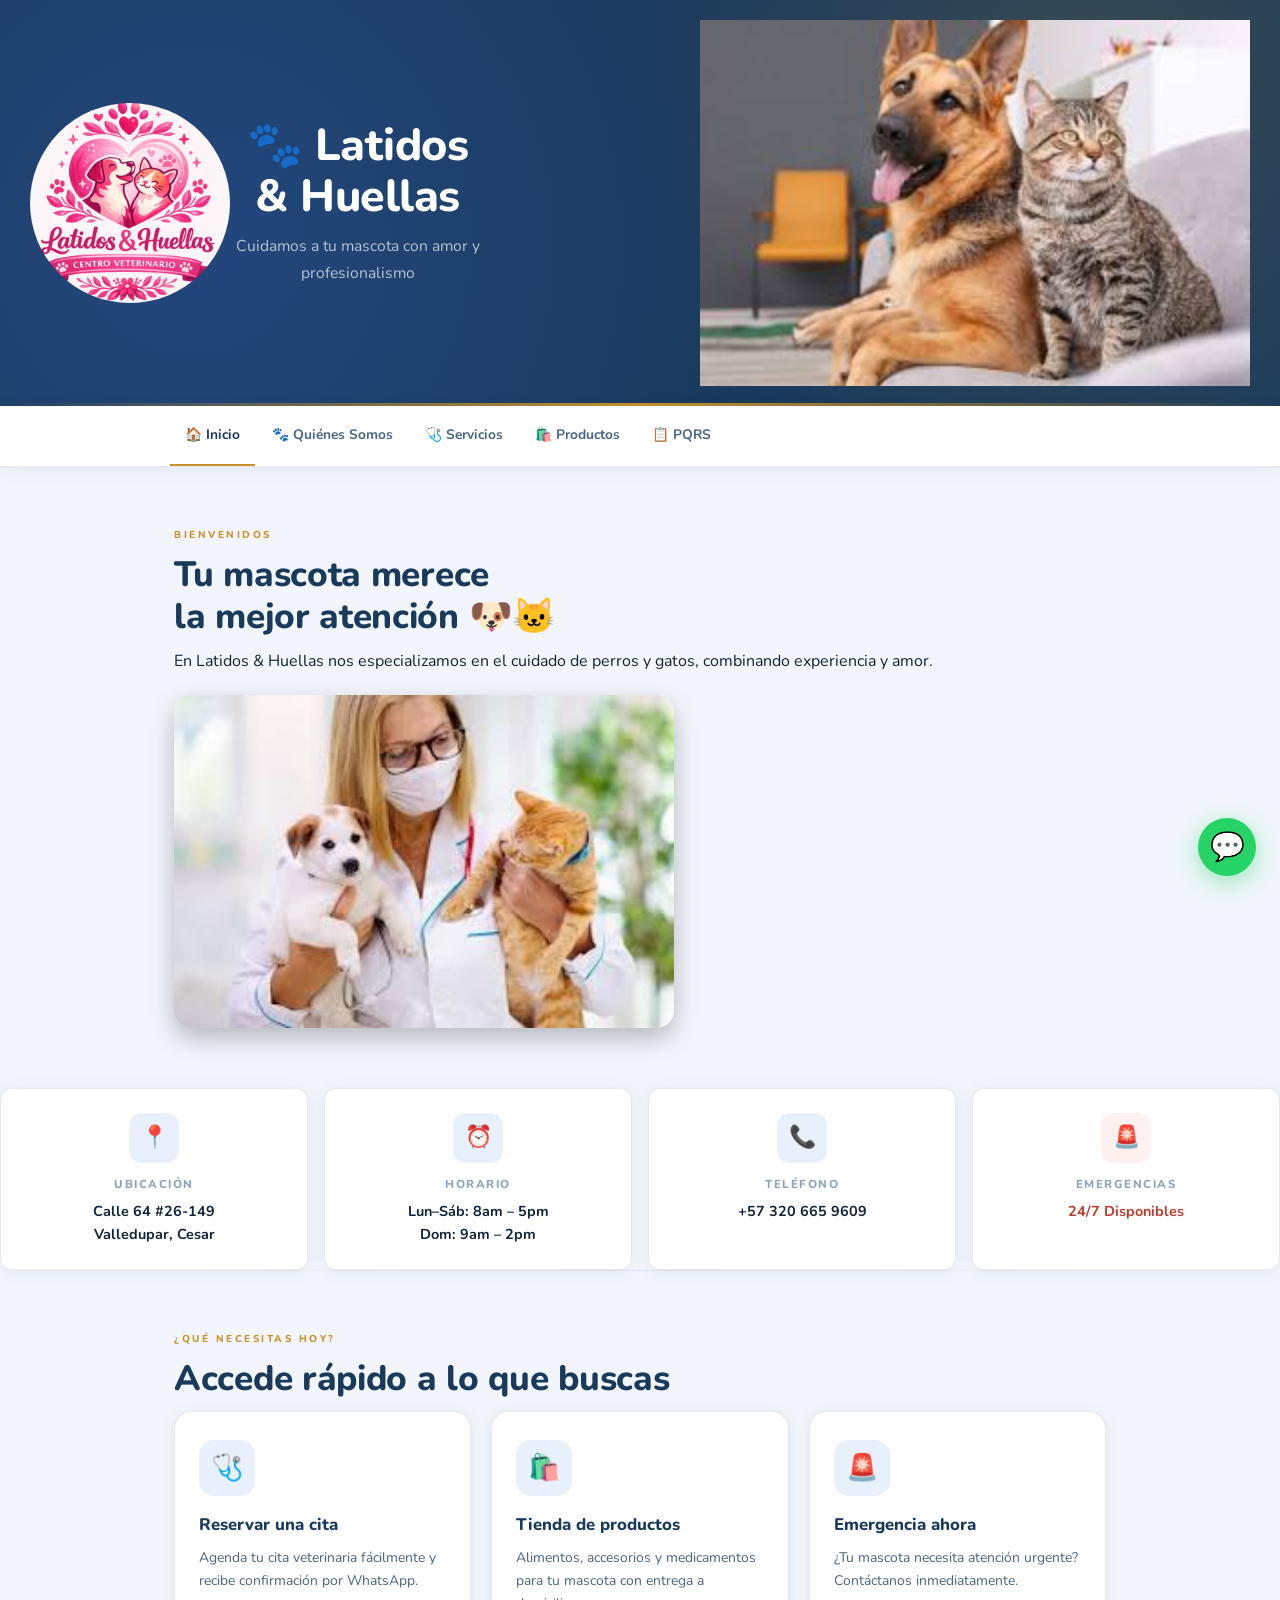
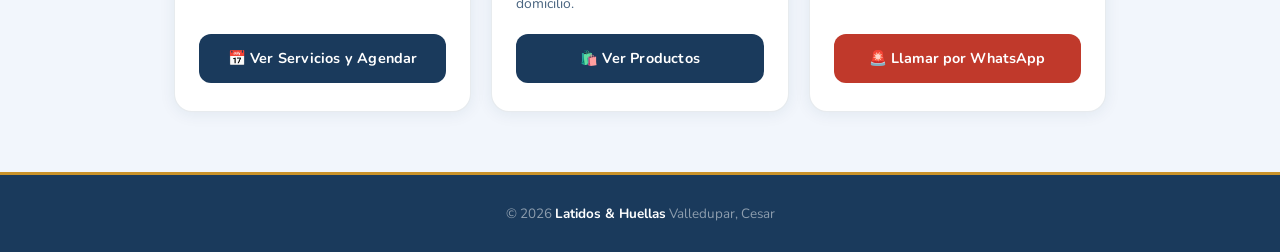
<file: index.html>
<!DOCTYPE html>
<html lang="es">
<head>
  <meta charset="UTF-8">
  <meta name="viewport" content="width=device-width, initial-scale=1.0">

  <link href="https://fonts.googleapis.com/css2?family=Nunito:wght@400;600;700;800&display=swap" rel="stylesheet">
  <link rel="stylesheet" href="styles.css">
</head>
<body>

<!-- ═══════════════════════════════════════
     HEADER
═══════════════════════════════════════ -->
<header class="header-flex">

  <!-- LOGO IZQUIERDA -->
  <div class="header-logo">
    <img src="img/logo.png" alt="Logo" class="logo">
  </div>

  <!-- TEXTO CENTRO -->
  <div class="header-texto">
    <h1>🐾 Latidos & Huellas</h1>
    <p class="descripcion">Cuidamos a tu mascota con amor y profesionalismo</p>
  </div>

  <!-- IMAGEN DERECHA -->
  <div class="header-img">
    <img src="img/perro-gato.png" alt="Mascotas">
  </div>

</header>

<!-- ═══════════════════════════════════════
     NAVEGACIÓN
═══════════════════════════════════════ -->
<nav>
  <div class="nav-inner">
    <div class="nav-links">
      <a href="index.html" class="activo">🏠 Inicio</a>
      <a href="nosotros.html">🐾 Quiénes Somos</a>
      <a href="servicios.html">🩺 Servicios</a>
      <a href="productos.html">🛍️ Productos</a>
      <a href="pqrs.html">📋 PQRS</a>
    </div>
    <!-- El carrito solo aparece en productos.html -->
  </div>
</nav>

<!-- ═══════════════════════════════════════
     BIENVENIDA
<!-- BIENVENIDA -->
<div class="seccion">

  <div class="sec-etiqueta">Bienvenidos</div>

  <h2 class="sec-titulo">
    Tu mascota merece<br>la mejor atención 🐶🐱
  </h2>

  <p class="texto-izquierda">
    En Latidos & Huellas nos especializamos en el cuidado de perros y gatos,
    combinando experiencia y amor.
  </p>

  <!-- 🐾 IMAGEN -->
  <img src="img/imagen3.png" alt="Atención de animales" class="img-izquierda">

</div>
  <!-- TARJETAS DE INFORMACIÓN -->
  <div class="info-grid">

    <div class="info-card">
      <div class="ic-icono">📍</div>
      <h3>Ubicación</h3>
      <p>Calle 64 #26-149<br>Valledupar, Cesar</p>
    </div>

    <div class="info-card">
      <div class="ic-icono">⏰</div>
      <h3>Horario</h3>
      <p>Lun–Sáb: 8am – 5pm<br>Dom: 9am – 2pm</p>
    </div>

    <div class="info-card">
      <div class="ic-icono">📞</div>
      <h3>Teléfono</h3>
      <p>+57 320 665 9609</p>
    </div>

    <div class="info-card emergencia">
      <div class="ic-icono">🚨</div>
      <h3>Emergencias</h3>
      <p>24/7 Disponibles</p>
    </div>

  </div>
</div>

<div class="divisor"></div>

<!-- ═══════════════════════════════════════
     ACCESOS RÁPIDOS
═══════════════════════════════════════ -->
<div class="seccion">
  <div class="sec-etiqueta">¿Qué necesitas hoy?</div>
  <h2 class="sec-titulo">Accede rápido a lo que buscas</h2>

  <div class="grid-cards">

    <div class="card">
      <div class="card-icono">🩺</div>
      <h3>Reservar una cita</h3>
      <p>Agenda tu cita veterinaria fácilmente y recibe confirmación por WhatsApp.</p>
      <a href="servicios.html" class="btn-primario">📅 Ver Servicios y Agendar</a>
    </div>

    <div class="card">
      <div class="card-icono">🛍️</div>
      <h3>Tienda de productos</h3>
      <p>Alimentos, accesorios y medicamentos para tu mascota con entrega a domicilio.</p>
      <a href="productos.html" class="btn-primario">🛍️ Ver Productos</a>
    </div>

    <div class="card">
      <div class="card-icono">🚨</div>
      <h3>Emergencia ahora</h3>
      <p>¿Tu mascota necesita atención urgente? Contáctanos inmediatamente.</p>
      <a href="https://wa.me/573206659609?text=🚨 EMERGENCIA: Necesito atención urgente para mi mascota."
         target="_blank" class="btn-emergencia">🚨 Llamar por WhatsApp</a>
    </div>

  </div>
</div>

<!-- ═══════════════════════════════════════
     BOTÓN FLOTANTE WHATSAPP
═══════════════════════════════════════ -->
<a href="https://wa.me/573206659609" target="_blank" class="wa-float" title="Escribir por WhatsApp">
  💬
</a>

<!-- ═══════════════════════════════════════
     FOOTER
═══════════════════════════════════════ -->
<footer>
  <p>© 2026 <strong>Latidos &amp; Huellas</strong> Valledupar, Cesar</p>
</footer>

</body>
</html>
</file>
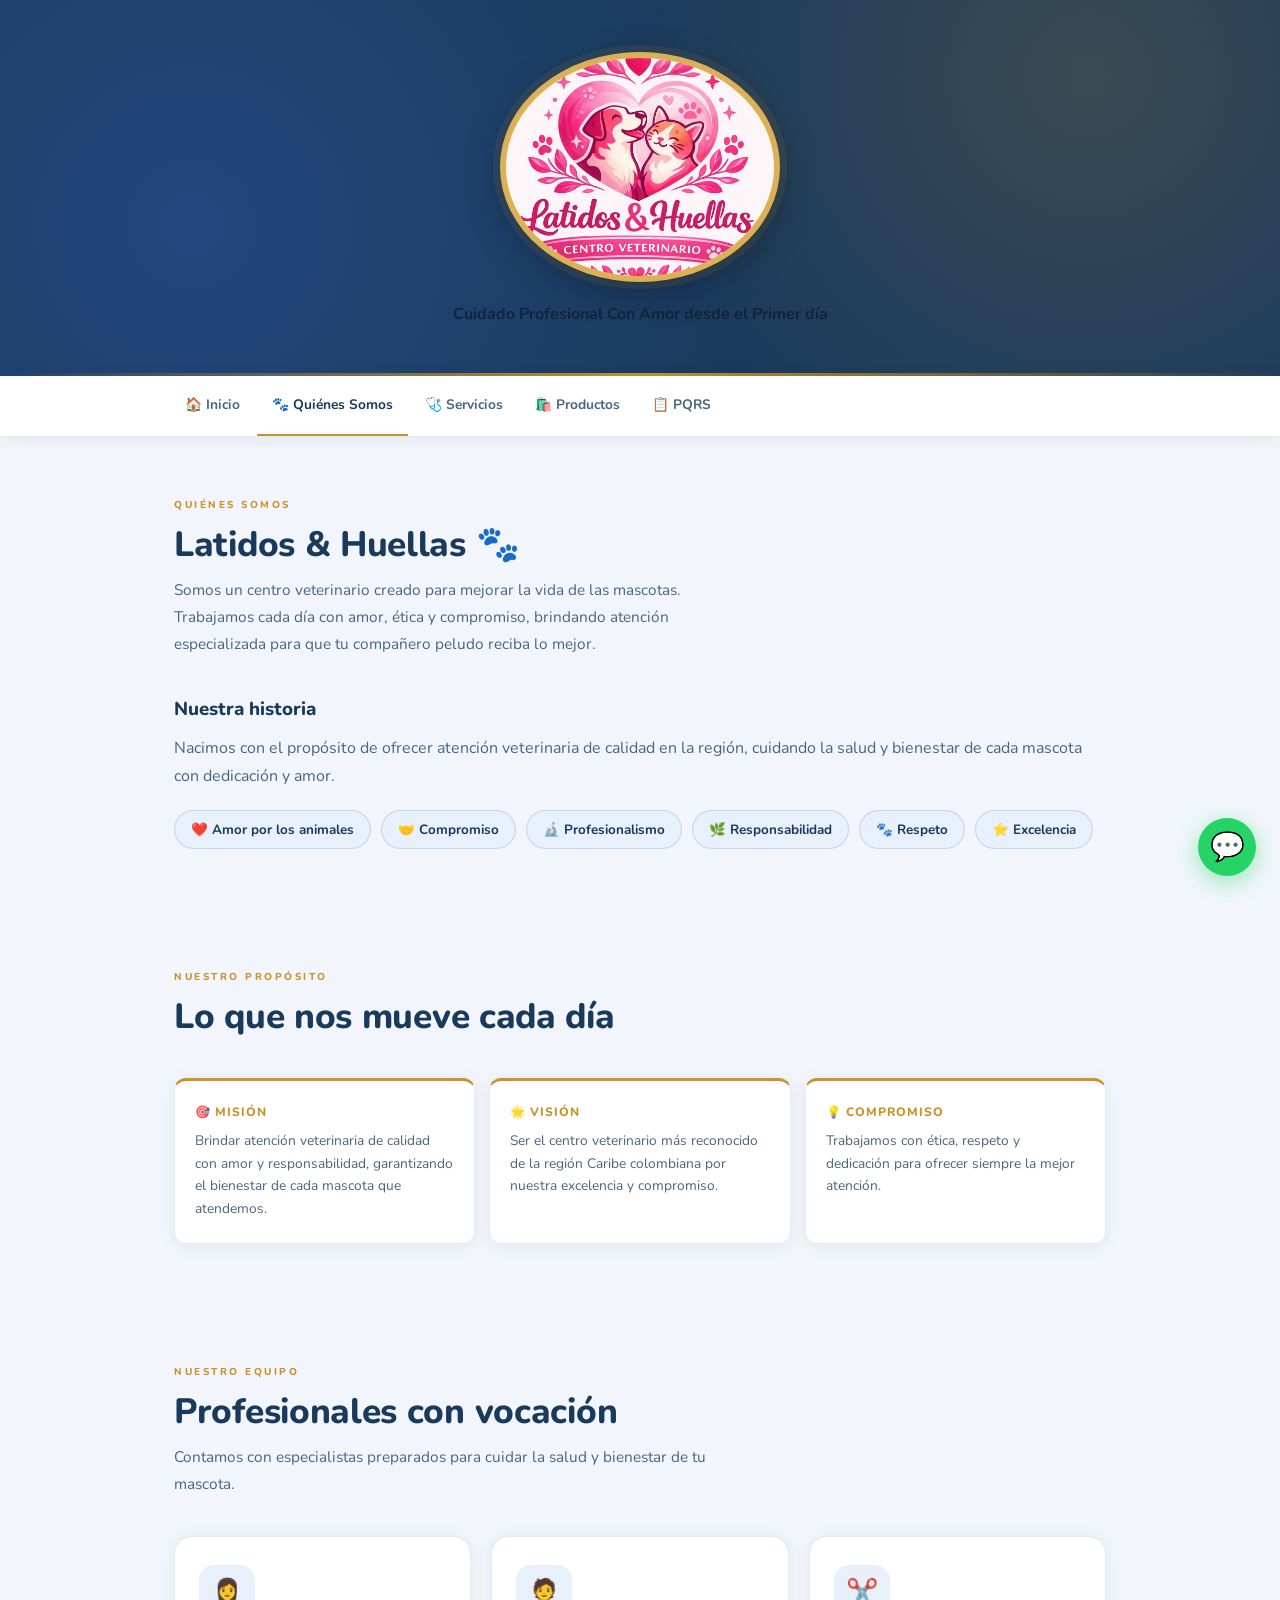
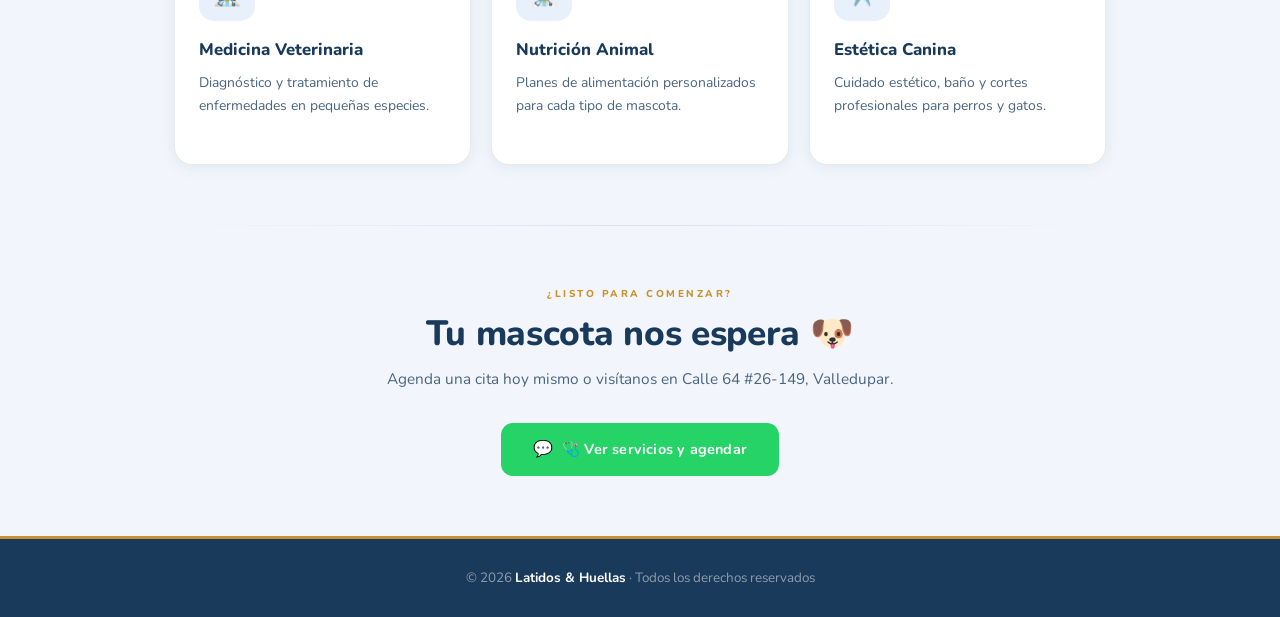
<file: nosotros.html>
<!DOCTYPE html>
<html lang="es">
<head>
  <meta charset="UTF-8">
  <meta name="viewport" content="width=device-width, initial-scale=1.0">

  <link href="https://fonts.googleapis.com/css2?family=Nunito:wght@400;600;700;800&display=swap" rel="stylesheet">
  <link rel="stylesheet" href="styles.css">
</head>
<body>

<!-- ═══ HEADER ═══ -->
<header>
 <div class="logo-anillo">
  <img src="img/logo.png" alt="Logo">
</div>
 <h4>Cuidado Profesional Con Amor desde el Primer día</h4>
</header>

<!-- ═══ NAV ═══ -->
<nav>
  <div class="nav-inner">
    <div class="nav-links">
      <a href="index.html">🏠 Inicio</a>
      <a href="nosotros.html" class="activo">🐾 Quiénes Somos</a>
      <a href="servicios.html">🩺 Servicios</a>
      <a href="productos.html">🛍️ Productos</a>
      <a href="pqrs.html">📋 PQRS</a>
    </div>
  </div>
</nav>

<!-- ═══ QUIÉNES SOMOS ═══ -->
<section class="seccion">

  <span class="sec-etiqueta">Quiénes somos</span>

  <h2 class="sec-titulo">Latidos & Huellas 🐾</h2>

  <p class="sec-subtitulo">
    Somos un centro veterinario creado para mejorar la vida de las mascotas. 
    Trabajamos cada día con amor, ética y compromiso, brindando atención especializada
    para que tu compañero peludo reciba lo mejor.
  </p>

  <!-- ═══ HISTORIA ═══ -->
  <h3 style="color: var(--azul); font-weight: 800; margin-bottom: 10px;">
    Nuestra historia
  </h3>

  <p style="color: var(--texto-med); line-height: 1.7;">
    Nacimos con el propósito de ofrecer atención veterinaria de calidad en la región,
    cuidando la salud y bienestar de cada mascota con dedicación y amor.
  </p>

  <!-- ⭐ VALORES -->
  <div class="valores-lista" style="margin-top: 20px;">
    <span class="valor-tag">❤️ Amor por los animales</span>
    <span class="valor-tag">🤝 Compromiso</span>
    <span class="valor-tag">🔬 Profesionalismo</span>
    <span class="valor-tag">🌿 Responsabilidad</span>
    <span class="valor-tag">🐾 Respeto</span>
    <span class="valor-tag">⭐ Excelencia</span>
  </div>

</section>

<!-- ═══ MISIÓN / VISIÓN / COMPROMISO ═══ -->
<section class="seccion">

  <span class="sec-etiqueta">Nuestro propósito</span>

  <h2 class="sec-titulo">Lo que nos mueve cada día</h2>

  <div class="mision-grid">

    <div class="mision-card">
      <h4>🎯 Misión</h4>
      <p>
        Brindar atención veterinaria de calidad con amor y responsabilidad,
        garantizando el bienestar de cada mascota que atendemos.
      </p>
    </div>

    <div class="mision-card">
      <h4>🌟 Visión</h4>
      <p>
        Ser el centro veterinario más reconocido de la región Caribe colombiana
        por nuestra excelencia y compromiso.
      </p>
    </div>

    <div class="mision-card">
      <h4>💡 Compromiso</h4>
      <p>
        Trabajamos con ética, respeto y dedicación para ofrecer siempre la mejor atención.
      </p>
    </div>

  </div>
</section>


  </div>

</section>

<!-- ═══ EQUIPO ═══ -->
<section class="seccion">

  <span class="sec-etiqueta">Nuestro equipo</span>
  <h2 class="sec-titulo">Profesionales con vocación</h2>

  <p class="sec-subtitulo">
    Contamos con especialistas preparados para cuidar la salud y bienestar de tu mascota.
  </p>

  <div class="grid-cards">

    <div class="card">
      <div class="card-icono">👩‍⚕️</div>
      <h3>Medicina Veterinaria</h3>
      <p>Diagnóstico y tratamiento de enfermedades en pequeñas especies.</p>
    </div>

    <div class="card">
      <div class="card-icono">🧑‍⚕️</div>
      <h3>Nutrición Animal</h3>
      <p>Planes de alimentación personalizados para cada tipo de mascota.</p>
    </div>

    <div class="card">
      <div class="card-icono">✂️</div>
      <h3>Estética Canina</h3>
      <p>Cuidado estético, baño y cortes profesionales para perros y gatos.</p>
    </div>

  </div>

</section>

<div class="divisor"></div>

<!-- ═══ CTA ═══ -->
<div class="seccion" style="text-align:center">
  <div class="sec-etiqueta">¿Listo para comenzar?</div>
  <h2 class="sec-titulo">Tu mascota nos espera 🐶</h2>
  <p class="sec-subtitulo" style="margin:0 auto 30px">
    Agenda una cita hoy mismo o visítanos en Calle 64 #26-149, Valledupar.
  </p>
  <a href="servicios.html" class="btn-wa" style="display:inline-flex;width:auto;padding:14px 32px">
    🩺 Ver servicios y agendar
  </a>
</div>

<!-- ═══ FLOAT + FOOTER ═══ -->
<a href="https://wa.me/573206659609" target="_blank" class="wa-float">💬</a>

<footer>
  <p>© 2026 <strong>Latidos & Huellas</strong> · Todos los derechos reservados</p>
</footer>

</body>
</html>
</file>
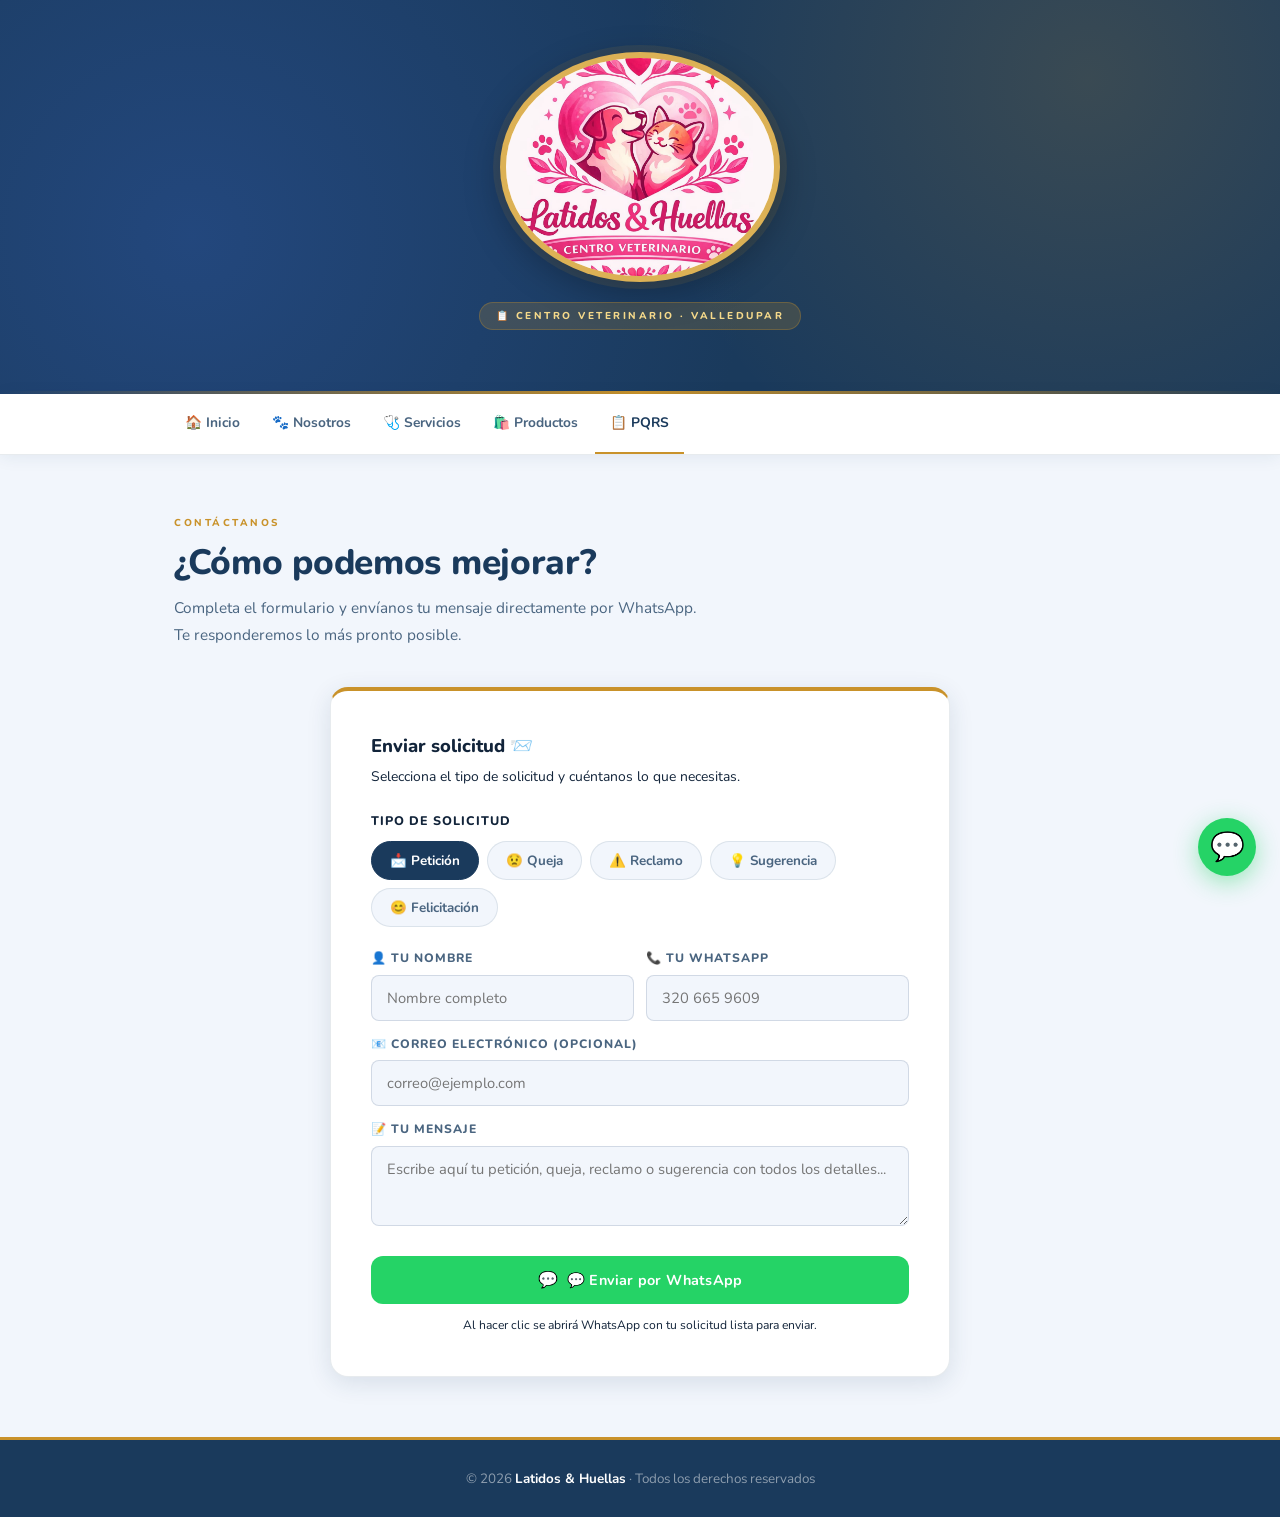
<file: pqrs.html>
<!DOCTYPE html>
<html lang="es">
<head>
  <meta charset="UTF-8">
  <meta name="viewport" content="width=device-width, initial-scale=1.0">
  <title>PQRS · Latidos & Huellas</title>
  <link href="https://fonts.googleapis.com/css2?family=Nunito:wght@400;600;700;800&display=swap" rel="stylesheet">
  <link rel="stylesheet" href="styles.css">
</head>
<body>

<!-- ═══ HEADER ═══ -->
<header>
 <div class="logo-anillo">
  <img src="img/logo.png" alt="Logo">
</div>
<div class="header-badge">📋 Centro Veterinario · Valledupar</div>
  
 </header>

<!-- ═══ NAV ═══ -->
<nav>
  <div class="nav-inner">
    <div class="nav-links">
      <a href="index.html">🏠 Inicio</a>
      <a href="nosotros.html">🐾 Nosotros</a>
      <a href="servicios.html">🩺 Servicios</a>
      <a href="productos.html">🛍️ Productos</a>
      <a href="pqrs.html" class="activo">📋 PQRS</a>
    </div>
  </div>
</nav>

<!-- ═══ FORMULARIO PQRS ═══ -->
<div class="seccion">
  <div class="sec-etiqueta">Contáctanos</div>
  <h2 class="sec-titulo">¿Cómo podemos mejorar?</h2>
  <p class="sec-subtitulo">
    Completa el formulario y envíanos tu mensaje directamente por WhatsApp.
    Te responderemos lo más pronto posible.
  </p>

  <div class="pqrs-box">
    <h3 style="font-size:1.15rem;font-weight:800;margin-bottom:6px">Enviar solicitud 📨</h3>
    <p style="font-size:.87rem;color:var(--texto-gris);margin-bottom:22px;line-height:1.65">
      Selecciona el tipo de solicitud y cuéntanos lo que necesitas.
    </p>

    <!-- TIPO DE SOLICITUD -->
    <p style="font-size:.78rem;font-weight:800;text-transform:uppercase;letter-spacing:1px;color:var(--texto-gris);margin-bottom:10px">
      Tipo de solicitud
    </p>
    <div class="tipo-pqrs" id="tipoPqrs">
      <button class="tipo-btn activo" onclick="seleccionarTipo(this)">📩 Petición</button>
      <button class="tipo-btn" onclick="seleccionarTipo(this)">😟 Queja</button>
      <button class="tipo-btn" onclick="seleccionarTipo(this)">⚠️ Reclamo</button>
      <button class="tipo-btn" onclick="seleccionarTipo(this)">💡 Sugerencia</button>
      <button class="tipo-btn" onclick="seleccionarTipo(this)">😊 Felicitación</button>
    </div>

    <!-- DATOS PERSONALES -->
    <div class="form-fila">
      <div class="form-grupo">
        <label>👤 Tu nombre</label>
        <input type="text" id="pqrsNombre" placeholder="Nombre completo">
      </div>
      <div class="form-grupo">
        <label>📞 Tu WhatsApp</label>
        <input type="tel" id="pqrsTelefono" placeholder="320 665 9609">
      </div>
    </div>

    <div class="form-grupo">
      <label>📧 Correo electrónico (opcional)</label>
      <input type="email" id="pqrsEmail" placeholder="correo@ejemplo.com">
    </div>

    <div class="form-grupo">
      <label>📝 Tu mensaje</label>
      <textarea id="pqrsMensaje" placeholder="Escribe aquí tu petición, queja, reclamo o sugerencia con todos los detalles..."></textarea>
    </div>

    <!-- BOTÓN ENVIAR -->
    <button class="btn-wa" onclick="enviarPQRS()" style="margin-top:8px">
      💬 Enviar por WhatsApp
    </button>

    <p style="text-align:center;font-size:.76rem;color:var(--texto-gris);margin-top:12px">
      Al hacer clic se abrirá WhatsApp con tu solicitud lista para enviar.
    </p>
  </div>
</div>

<!-- ═══ FLOAT + FOOTER ═══ -->
<a href="https://wa.me/573206659609" target="_blank" class="wa-float">💬</a>

<footer>
  <p>© 2026 <strong>Latidos &amp; Huellas</strong> · Todos los derechos reservados</p>
</footer>

<script>

  // ── Seleccionar tipo de solicitud ──
  function seleccionarTipo(boton) {
    document.querySelectorAll('#tipoPqrs .tipo-btn').forEach(b => b.classList.remove('activo'));
    boton.classList.add('activo');
  }

  // ── Enviar PQRS por WhatsApp ──
  function enviarPQRS() {
    const tipo     = document.querySelector('#tipoPqrs .activo').textContent.trim();
    const nombre   = document.getElementById('pqrsNombre').value.trim();
    const telefono = document.getElementById('pqrsTelefono').value.trim();
    const email    = document.getElementById('pqrsEmail').value.trim();
    const mensaje  = document.getElementById('pqrsMensaje').value.trim();

    if (!nombre || !mensaje) {
      alert('Por favor escribe tu nombre y el mensaje.');
      return;
    }

    const msg = `Hola! Tengo una solicitud PQRS 📋

📌 *TIPO:* ${tipo}

👤 *MIS DATOS*
• Nombre:    ${nombre}
• Teléfono:  ${telefono || 'No indicado'}
• Email:     ${email    || 'No indicado'}

📝 *MI MENSAJE*
${mensaje}

Quedo en espera de su respuesta. ¡Gracias!`;

    const url = 'https://wa.me/573206659609?text=' + encodeURIComponent(msg);
    window.open(url, '_blank');
  }

</script>

</body>
</html>
</file>
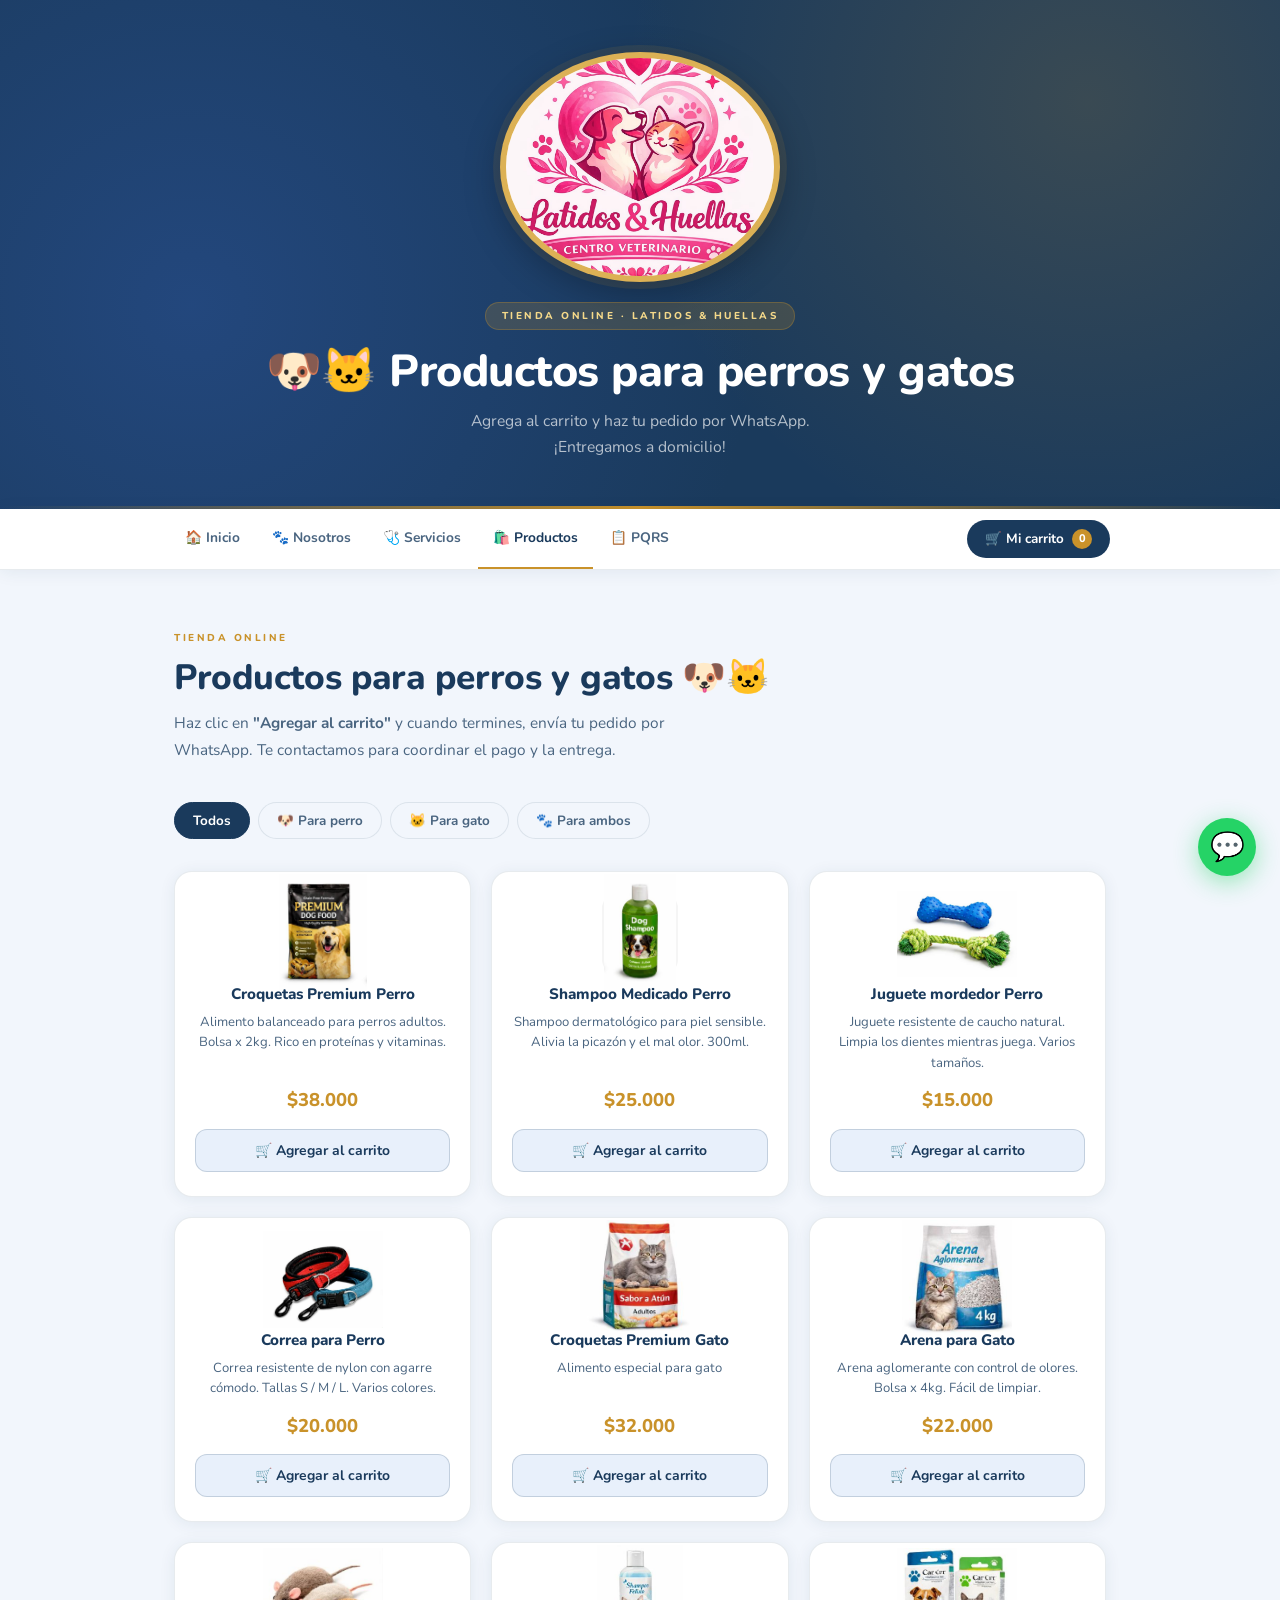
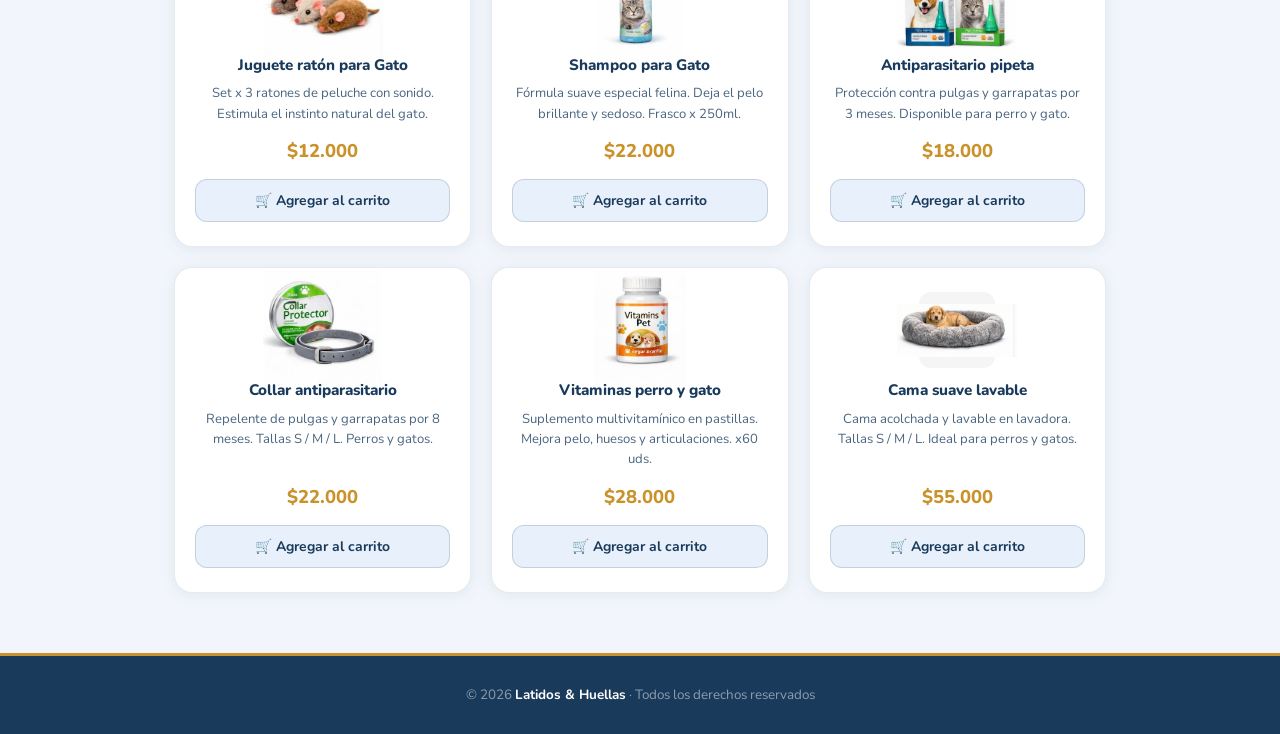
<file: productos.html>
<!DOCTYPE html>
<html lang="es">
<head>
  <meta charset="UTF-8">
  <meta name="viewport" content="width=device-width, initial-scale=1.0">
  <title>Productos · Latidos & Huellas</title>
  <link href="https://fonts.googleapis.com/css2?family=Nunito:wght@400;600;700;800&display=swap" rel="stylesheet">
  <link rel="stylesheet" href="styles.css">
</head>
<body>

<!-- ═══ HEADER ═══ -->
<header>
  <div class="logo-anillo"><img src="img/logo.png" alt="Logo" onerror="this.style.display='none';this.parentNode.innerHTML='🐾'"></div>
  <div class="header-badge">Tienda Online · Latidos & Huellas</div>
  <h1>🐶🐱 Productos para perros y gatos</h1>
  <p class="descripcion">Agrega al carrito y haz tu pedido por WhatsApp. ¡Entregamos a domicilio!</p>
</header>

<!-- ═══ NAV ═══ -->
<nav>
  <div class="nav-inner">
    <div class="nav-links">
      <a href="index.html">🏠 Inicio</a>
      <a href="nosotros.html">🐾 Nosotros</a>
      <a href="servicios.html">🩺 Servicios</a>
      <a href="productos.html" class="activo">🛍️ Productos</a>
      <a href="pqrs.html">📋 PQRS</a>
    </div>
    <!-- BOTÓN CARRITO -->
    <button class="btn-carrito-nav" onclick="abrirCarrito()">
      🛒 Mi carrito
      <span class="carrito-cantidad" id="contadorNav">0</span>
    </button>
  </div>
</nav>

<!-- ═══ PRODUCTOS ═══ -->
<div class="seccion">
  <div class="sec-etiqueta">Tienda online</div>
  <h2 class="sec-titulo">Productos para perros y gatos 🐶🐱</h2>
  <p class="sec-subtitulo">
    Haz clic en <strong>"Agregar al carrito"</strong> y cuando termines,
    envía tu pedido por WhatsApp. Te contactamos para coordinar el pago y la entrega.
  </p>

  <!-- CATEGORÍAS -->
  <div style="display:flex;flex-wrap:wrap;gap:8px;margin-bottom:32px;" id="filtros">
    <button class="tipo-btn activo" onclick="filtrar('todos', this)">Todos</button>
    <button class="tipo-btn" onclick="filtrar('perro', this)">🐶 Para perro</button>
    <button class="tipo-btn" onclick="filtrar('gato', this)">🐱 Para gato</button>
    <button class="tipo-btn" onclick="filtrar('ambos', this)">🐾 Para ambos</button>
  </div>

  <!-- GRID DE PRODUCTOS -->
  <div class="grid-cards" id="gridProductos">

    <!-- ── PERRO ── -->
    <div class="producto-card" data-categoria="perro" data-id="p1" data-nombre="Croquetas Premium Perro 2kg" data-precio="38000" data-emoji="🦴">
    <div class="prod-imagen">
  <img src="img/comidaperro.png" alt="Comida para perro">
</div>
      <h3>Croquetas Premium Perro</h3>
      <p>Alimento balanceado para perros adultos. Bolsa x 2kg. Rico en proteínas y vitaminas.</p>
      <div class="prod-precio">$38.000</div>
      <button class="btn-agregar" onclick="agregarCarrito(this)">🛒 Agregar al carrito</button>
    </div>

    <div class="producto-card" data-categoria="perro" data-id="p2" data-nombre="Shampoo Medicado para Perro" data-precio="25000" data-emoji="🧴">
     <div class="prod-imagen">
  <img src="img/champoperro.png" alt="Champú para perro">
</div>
      <h3>Shampoo Medicado Perro</h3>
      <p>Shampoo dermatológico para piel sensible. Alivia la picazón y el mal olor. 300ml.</p>
      <div class="prod-precio">$25.000</div>
      <button class="btn-agregar" onclick="agregarCarrito(this)">🛒 Agregar al carrito</button>
    </div>

    <div class="producto-card" data-categoria="perro" data-id="p3" data-nombre="Juguete mordedor para Perro" data-precio="15000" data-emoji="🎾">
      <div class="prod-imagen">
  <img src="img/jugueteperro.png" alt="Juguete para perro">
</div>
      <h3>Juguete mordedor Perro</h3>
      <p>Juguete resistente de caucho natural. Limpia los dientes mientras juega. Varios tamaños.</p>
      <div class="prod-precio">$15.000</div>
      <button class="btn-agregar" onclick="agregarCarrito(this)">🛒 Agregar al carrito</button>
    </div>

    <div class="producto-card" data-categoria="perro" data-id="p4" data-nombre="Correa para Perro" data-precio="20000" data-emoji="🐶">
      <div class="prod-imagen">
  <img src="img/collarperro.png" alt="Collar antiparasitario para perro">
</div>
      <h3>Correa para Perro</h3>
      <p>Correa resistente de nylon con agarre cómodo. Tallas S / M / L. Varios colores.</p>
      <div class="prod-precio">$20.000</div>
      <button class="btn-agregar" onclick="agregarCarrito(this)">🛒 Agregar al carrito</button>
    </div>

    <!-- ── GATO ── -->
    <div class="producto-card" data-categoria="gato" data-id="p5" data-nombre="Croquetas Premium Gato 1.5kg" data-precio="32000" data-emoji="🐟">
      <div class="prod-imagen">
  <img src="img/comidagato.png" alt="Croquetas para gato">
</div>
      <h3>Croquetas Premium Gato</h3>
      <p>Alimento especial para gato</p>
      <div class="prod-precio">$32.000</div>
      <button class="btn-agregar" onclick="agregarCarrito(this)">🛒 Agregar al carrito</button>
    </div>

    <div class="producto-card" data-categoria="gato" data-id="p6" data-nombre="Arena para Gato 4kg" data-precio="22000" data-emoji="🐱">
      <div class="prod-imagen">
  <img src="img/arenagato.png" alt="Croquetas para gato">
</div>
      <h3>Arena para Gato</h3>
      <p>Arena aglomerante con control de olores. Bolsa x 4kg. Fácil de limpiar.</p>
      <div class="prod-precio">$22.000</div>
      <button class="btn-agregar" onclick="agregarCarrito(this)">🛒 Agregar al carrito</button>
    </div>

    <div class="producto-card" data-categoria="gato" data-id="p7" data-nombre="Juguete ratón para Gato" data-precio="12000" data-emoji="🐭">
    <div class="prod-imagen">
  <img src="img/juguetegato.png" alt="Juguete ratón para gato">
</div>
      <h3>Juguete ratón para Gato</h3>
      <p>Set x 3 ratones de peluche con sonido. Estimula el instinto natural del gato.</p>
      <div class="prod-precio">$12.000</div>
      <button class="btn-agregar" onclick="agregarCarrito(this)">🛒 Agregar al carrito</button>
    </div>

    <div class="producto-card" data-categoria="gato" data-id="p8" data-nombre="Shampoo para Gato" data-precio="22000" data-emoji="✨">
     <div class="prod-imagen">
  <img src="img/champugato.png" alt="Champú para gato">
</div>
      <h3>Shampoo para Gato</h3>
      <p>Fórmula suave especial felina. Deja el pelo brillante y sedoso. Frasco x 250ml.</p>
      <div class="prod-precio">$22.000</div>
      <button class="btn-agregar" onclick="agregarCarrito(this)">🛒 Agregar al carrito</button>
    </div>

    <!-- ── PARA AMBOS ── -->
    <div class="producto-card" data-categoria="ambos" data-id="p9" data-nombre="Antiparasitario pipeta" data-precio="18000" data-emoji="💊">
      <div class="prod-imagen">
  <img src="img/pipetagato.png" alt="Pipeta antiparasitaria para gato">
</div>
      <h3>Antiparasitario pipeta</h3>
      <p>Protección contra pulgas y garrapatas por 3 meses. Disponible para perro y gato.</p>
      <div class="prod-precio">$18.000</div>
      <button class="btn-agregar" onclick="agregarCarrito(this)">🛒 Agregar al carrito</button>
    </div>

    <div class="producto-card" data-categoria="ambos" data-id="p10" data-nombre="Collar antiparasitario" data-precio="22000" data-emoji="🎀">
      <div class="prod-imagen">
  <img src="img/antiparasitariogato.png" alt="Collar antiparasitario para gato">
</div>
      <h3>Collar antiparasitario</h3>
      <p>Repelente de pulgas y garrapatas por 8 meses. Tallas S / M / L. Perros y gatos.</p>
      <div class="prod-precio">$22.000</div>
      <button class="btn-agregar" onclick="agregarCarrito(this)">🛒 Agregar al carrito</button>
    </div>

    <div class="producto-card" data-categoria="ambos" data-id="p11" data-nombre="Vitaminas para perro y gato" data-precio="28000" data-emoji="⭐">
      <div class="prod-imagen">
  <img src="img/vitaminaperroygato.png" alt="Vitaminas para gato">
</div>
      <h3>Vitaminas perro y gato</h3>
      <p>Suplemento multivitamínico en pastillas. Mejora pelo, huesos y articulaciones. x60 uds.</p>
      <div class="prod-precio">$28.000</div>
      <button class="btn-agregar" onclick="agregarCarrito(this)">🛒 Agregar al carrito</button>
    </div>

    <div class="producto-card" data-categoria="ambos" data-id="p12" data-nombre="Cama para perro y gato" data-precio="55000" data-emoji="🛏️">
     <div class="prod-imagen">
  <img src="img/camagatop.png" alt="Cama para gato">
</div>
      <h3>Cama suave lavable</h3>
      <p>Cama acolchada y lavable en lavadora. Tallas S / M / L. Ideal para perros y gatos.</p>
      <div class="prod-precio">$55.000</div>
      <button class="btn-agregar" onclick="agregarCarrito(this)">🛒 Agregar al carrito</button>
    </div>

  </div>
</div>

<!-- ═══════════════════════════════════════
     PANEL CARRITO (lateral)
═══════════════════════════════════════ -->
<div class="overlay" id="overlayCarrito">
  <div class="panel-carrito">

    <h2>
      🛒 Mi Carrito
      <button class="btn-cerrar" onclick="cerrarCarrito()">✕</button>
    </h2>

    <!-- Lista de items -->
    <div class="items-carrito" id="listaCarrito">
      <!-- Se llena con JS -->
    </div>

    <!-- Total y botón pedir -->
    <div class="total-box" id="totalBox" style="display:none">
      <div class="linea">
        <span>Subtotal</span>
        <span id="subtotalTexto">$0</span>
      </div>
      <div class="linea">
        <span>Domicilio</span>
        <span style="color:var(--rosa)">A convenir</span>
      </div>
      <div class="linea total-final">
        <span>Total productos</span>
        <span id="totalTexto">$0</span>
      </div>

      <button class="btn-wa btn-verde" onclick="pedirPorWhatsApp()" style="margin-top:18px;width:100%">
        💬 Hacer pedido por WhatsApp
      </button>
      <p style="font-size:.76rem;color:var(--texto-gris);text-align:center;margin-top:10px">
        Te contactaremos para coordinar pago y entrega a domicilio.
      </p>
    </div>

  </div>
</div>

<!-- ═══ TOAST ═══ -->
<div class="toast" id="toast">✅ Producto agregado al carrito</div>

<!-- ═══ FLOAT + FOOTER ═══ -->
<a href="https://wa.me/573206659609" target="_blank" class="wa-float">💬</a>

<footer>
  <p>© 2026 <strong>Latidos &amp; Huellas</strong> · Todos los derechos reservados</p>
</footer>

<!-- ═══════════════════════════════════════
     JAVASCRIPT - CARRITO
═══════════════════════════════════════ -->
<script>

  // ── Estado del carrito ──
  // carrito = array de objetos: { id, nombre, precio, emoji, cantidad }
  let carrito = [];

  // ─────────────────────────────────────
  // AGREGAR AL CARRITO
  // ─────────────────────────────────────
  function agregarCarrito(boton) {
    // Obtenemos datos del producto desde el elemento padre .producto-card
    const tarjeta = boton.closest('.producto-card');
    const id      = tarjeta.dataset.id;
    const nombre  = tarjeta.dataset.nombre;
    const precio  = parseInt(tarjeta.dataset.precio);
    const emoji   = tarjeta.dataset.emoji;

    // ¿Ya está en el carrito?
    const existente = carrito.find(item => item.id === id);

    if (existente) {
      existente.cantidad++;
    } else {
      carrito.push({ id, nombre, precio, emoji, cantidad: 1 });
    }

    // Feedback visual en el botón
    boton.textContent = '✅ Agregado';
    boton.classList.add('agregado');
    setTimeout(() => {
      boton.textContent = '🛒 Agregar al carrito';
      boton.classList.remove('agregado');
    }, 1800);

    actualizarCarritoUI();
    mostrarToast('✅ ' + nombre + ' agregado');
  }

  // ─────────────────────────────────────
  // CAMBIAR CANTIDAD
  // ─────────────────────────────────────
  function cambiarCantidad(id, delta) {
    const item = carrito.find(i => i.id === id);
    if (!item) return;

    item.cantidad += delta;

    if (item.cantidad <= 0) {
      // Eliminar del carrito
      carrito = carrito.filter(i => i.id !== id);
    }

    actualizarCarritoUI();
  }

  // ─────────────────────────────────────
  // ACTUALIZAR INTERFAZ DEL CARRITO
  // ─────────────────────────────────────
  function actualizarCarritoUI() {
    const lista    = document.getElementById('listaCarrito');
    const totalBox = document.getElementById('totalBox');
    const contador = document.getElementById('contadorNav');

    // Cantidad total de items
    const totalItems = carrito.reduce((sum, i) => sum + i.cantidad, 0);
    contador.textContent = totalItems;

    if (carrito.length === 0) {
      lista.innerHTML = `
        <div class="carrito-vacio">
          <span class="emoji">🛒</span>
          Tu carrito está vacío.<br>
          ¡Agrega productos desde la tienda!
        </div>`;
      totalBox.style.display = 'none';
      return;
    }

    // Construir HTML de cada item
    let html = '';
    carrito.forEach(item => {
      html += `
        <div class="item-carrito">
          <span class="item-icono">${item.emoji}</span>
          <div class="item-info">
            <div class="nombre">${item.nombre}</div>
            <div class="precio">$${item.precio.toLocaleString('es-CO')} c/u</div>
          </div>
          <div class="item-controles">
            <button onclick="cambiarCantidad('${item.id}', -1)">−</button>
            <span class="cant">${item.cantidad}</span>
            <button onclick="cambiarCantidad('${item.id}', +1)">+</button>
          </div>
        </div>`;
    });

    lista.innerHTML = html;

    // Calcular total
    const total = carrito.reduce((sum, i) => sum + i.precio * i.cantidad, 0);
    document.getElementById('subtotalTexto').textContent = '$' + total.toLocaleString('es-CO');
    document.getElementById('totalTexto').textContent    = '$' + total.toLocaleString('es-CO');
    totalBox.style.display = 'block';
  }

  // ─────────────────────────────────────
  // ABRIR / CERRAR CARRITO
  // ─────────────────────────────────────
  function abrirCarrito() {
    actualizarCarritoUI();
    document.getElementById('overlayCarrito').classList.add('abierto');
  }

  function cerrarCarrito() {
    document.getElementById('overlayCarrito').classList.remove('abierto');
  }

  // Cerrar al hacer clic en el fondo
  document.getElementById('overlayCarrito').addEventListener('click', function(e) {
    if (e.target === this) cerrarCarrito();
  });

  // ─────────────────────────────────────
  // HACER PEDIDO POR WHATSAPP
  // ─────────────────────────────────────
  function pedirPorWhatsApp() {
    if (carrito.length === 0) return;

    let lineas = carrito.map(i =>
      `• ${i.emoji} ${i.nombre} x${i.cantidad} = $${(i.precio * i.cantidad).toLocaleString('es-CO')}`
    ).join('\n');

    const total = carrito.reduce((sum, i) => sum + i.precio * i.cantidad, 0);

    const msg = `Hola! Quiero hacer un pedido de la tienda 🛍️

🛒 *MI PEDIDO*
${lineas}

💰 *Total productos: $${total.toLocaleString('es-CO')} COP*

Por favor indíquenme cómo pagar y coordinar la entrega. ¡Gracias!`;

    const url = 'https://wa.me/573206659609?text=' + encodeURIComponent(msg);
    window.open(url, '_blank');
    cerrarCarrito();
  }

  // ─────────────────────────────────────
  // FILTRAR PRODUCTOS POR CATEGORÍA
  // ─────────────────────────────────────
  function filtrar(categoria, botonActivo) {
    document.querySelectorAll('#filtros .tipo-btn').forEach(b => b.classList.remove('activo'));
    botonActivo.classList.add('activo');

    document.querySelectorAll('.producto-card').forEach(card => {
      const cat = card.dataset.categoria;
      if (categoria === 'todos' || cat === categoria || cat === 'ambos') {
        card.style.display = 'flex';
      } else {
        card.style.display = 'none';
      }
    });
  }

  // ─────────────────────────────────────
  // TOAST DE NOTIFICACIÓN
  // ─────────────────────────────────────
  function mostrarToast(mensaje) {
    const toast = document.getElementById('toast');
    toast.textContent = mensaje;
    toast.classList.add('visible');
    setTimeout(() => toast.classList.remove('visible'), 2500);
  }

</script>

</body>
</html>
</file>
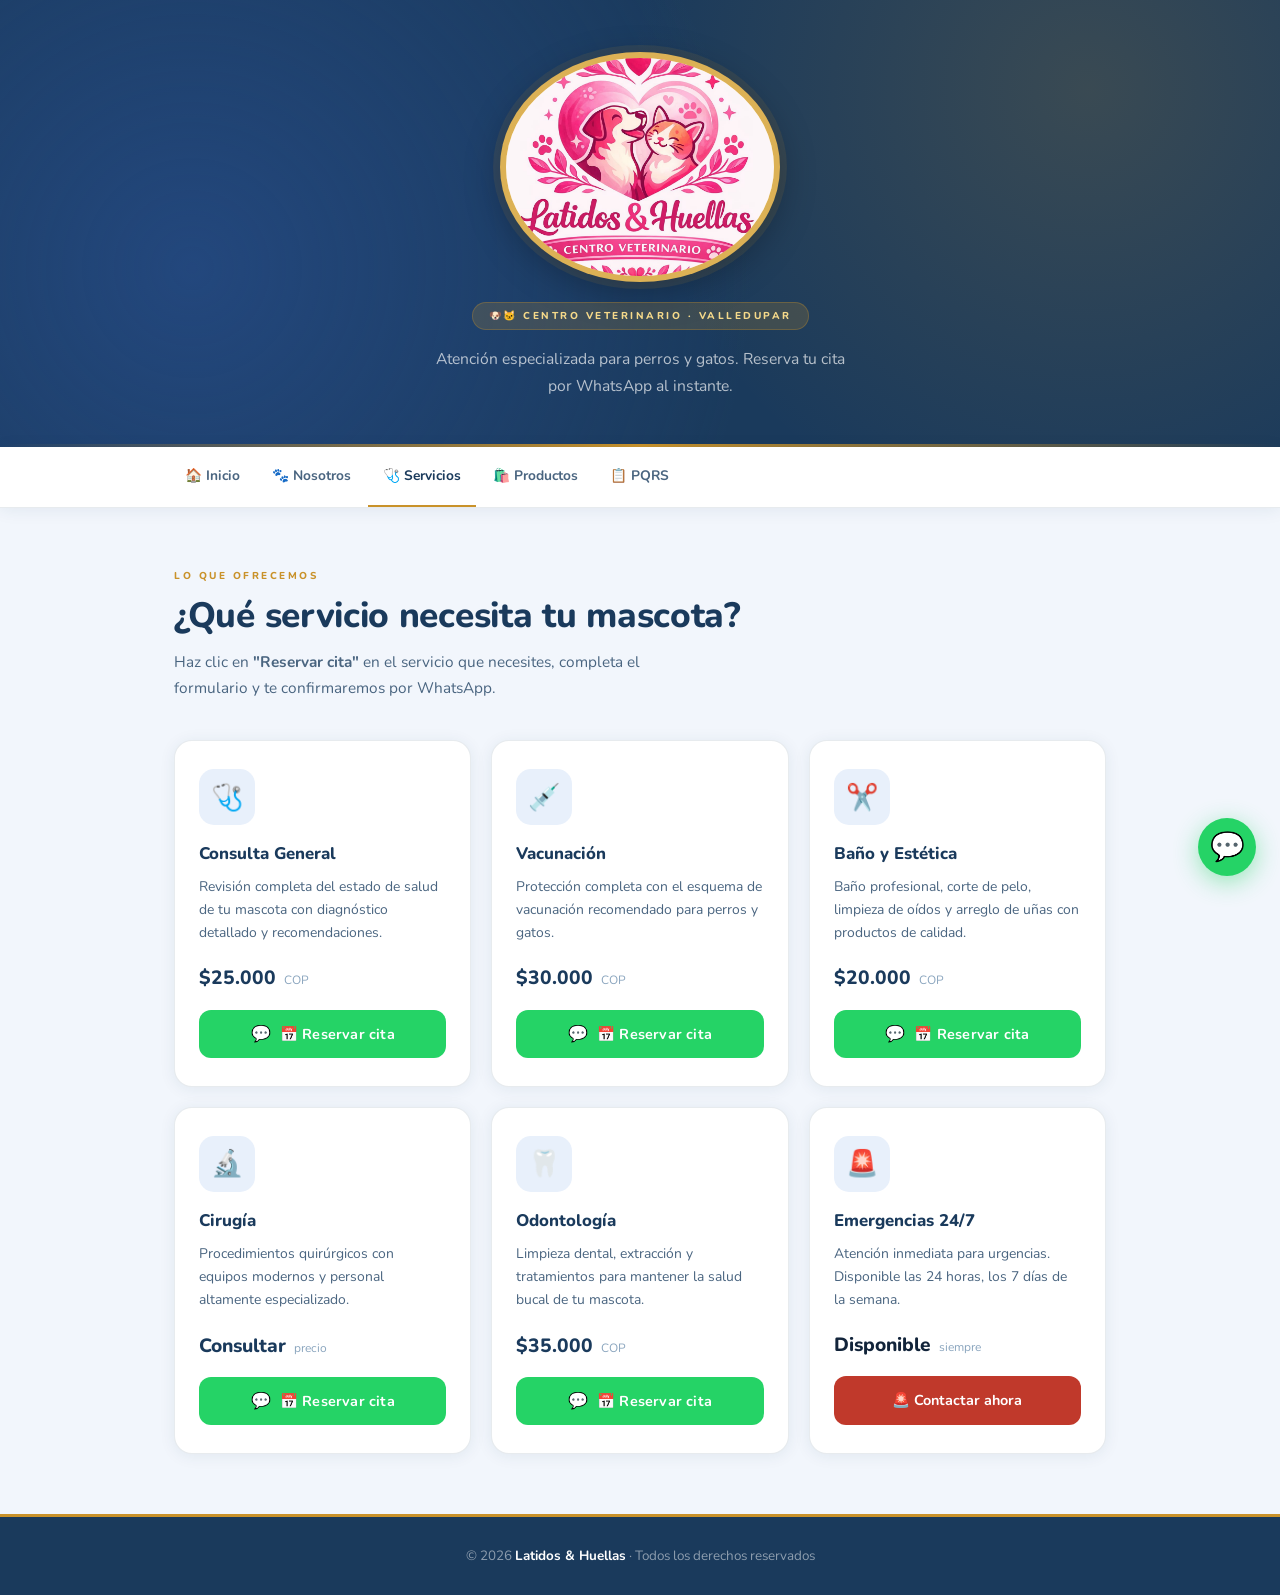
<file: servicios.html>
<!DOCTYPE html>
<html lang="es">
<head>
  <meta charset="UTF-8">
  <meta name="viewport" content="width=device-width, initial-scale=1.0">
  <title>Servicios · Latidos & Huellas</title>
  <link href="https://fonts.googleapis.com/css2?family=Nunito:wght@400;600;700;800&display=swap" rel="stylesheet">
  <link rel="stylesheet" href="styles.css">
</head>
<body>

<!-- ═══ HEADER ═══ -->
<header>
  <div class="logo-anillo"><img src="img/logo.png" alt="Logo" onerror="this.style.display='none';this.parentNode.innerHTML='🐾'"></div>
  <div class="header-badge">🐶🐱 Centro Veterinario · Valledupar</div>

  <p class="descripcion">Atención especializada para perros y gatos. Reserva tu cita por WhatsApp al instante.</p>
</header>

<!-- ═══ NAV ═══ -->
<nav>
  <div class="nav-inner">
    <div class="nav-links">
      <a href="index.html">🏠 Inicio</a>
      <a href="nosotros.html">🐾 Nosotros</a>
      <a href="servicios.html" class="activo">🩺 Servicios</a>
      <a href="productos.html">🛍️ Productos</a>
      <a href="pqrs.html">📋 PQRS</a>
    </div>
  </div>
</nav>

<!-- ═══ SERVICIOS ═══ -->
<div class="seccion">
  <div class="sec-etiqueta">Lo que ofrecemos</div>
  <h2 class="sec-titulo">¿Qué servicio necesita tu mascota?</h2>
  <p class="sec-subtitulo">
    Haz clic en <strong>"Reservar cita"</strong> en el servicio que necesites,
    completa el formulario y te confirmaremos por WhatsApp.
  </p>

  <div class="grid-cards">

    <div class="card">
      <div class="card-icono">🩺</div>
      <h3>Consulta General</h3>
      <p>Revisión completa del estado de salud de tu mascota con diagnóstico detallado y recomendaciones.</p>
      <div class="precio-tag">$25.000 <span>COP</span></div>
      <button class="btn-wa" onclick="abrirModal('Consulta General', '$25.000')">
        📅 Reservar cita
      </button>
    </div>

    <div class="card">
      <div class="card-icono">💉</div>
      <h3>Vacunación</h3>
      <p>Protección completa con el esquema de vacunación recomendado para perros y gatos.</p>
      <div class="precio-tag">$30.000 <span>COP</span></div>
      <button class="btn-wa" onclick="abrirModal('Vacunación', '$30.000')">
        📅 Reservar cita
      </button>
    </div>

    <div class="card">
      <div class="card-icono">✂️</div>
      <h3>Baño y Estética</h3>
      <p>Baño profesional, corte de pelo, limpieza de oídos y arreglo de uñas con productos de calidad.</p>
      <div class="precio-tag">$20.000 <span>COP</span></div>
      <button class="btn-wa" onclick="abrirModal('Baño y Estética', '$20.000')">
        📅 Reservar cita
      </button>
    </div>

    <div class="card">
      <div class="card-icono">🔬</div>
      <h3>Cirugía</h3>
      <p>Procedimientos quirúrgicos con equipos modernos y personal altamente especializado.</p>
      <div class="precio-tag">Consultar <span>precio</span></div>
      <button class="btn-wa" onclick="abrirModal('Cirugía', 'A consultar')">
        📅 Reservar cita
      </button>
    </div>

    <div class="card">
      <div class="card-icono">🦷</div>
      <h3>Odontología</h3>
      <p>Limpieza dental, extracción y tratamientos para mantener la salud bucal de tu mascota.</p>
      <div class="precio-tag">$35.000 <span>COP</span></div>
      <button class="btn-wa" onclick="abrirModal('Odontología', '$35.000')">
        📅 Reservar cita
      </button>
    </div>

    <div class="card">
      <div class="card-icono">🚨</div>
      <h3>Emergencias 24/7</h3>
      <p>Atención inmediata para urgencias. Disponible las 24 horas, los 7 días de la semana.</p>
      <div class="precio-tag" style="color:var(--rosa)">Disponible <span>siempre</span></div>
      <a href="https://wa.me/573206659609?text=🚨 EMERGENCIA: Necesito atención urgente para mi mascota ahora."
         target="_blank" class="btn-emergencia">
        🚨 Contactar ahora
      </a>
    </div>

  </div>
</div>

<!-- ═══════════════════════════════════════
     MODAL RESERVA DE CITA
═══════════════════════════════════════ -->
<div class="modal-overlay" id="modalCita">
  <div class="modal">

    <h2>
      📅 Reservar Cita
      <button class="btn-cerrar" onclick="cerrarModal()">✕</button>
    </h2>
    <p class="modal-sub">
      Servicio: <strong id="nombreServicio">—</strong> &nbsp;·&nbsp;
      Precio: <strong id="precioServicio">—</strong>
    </p>

    <!-- FORMULARIO -->
    <div class="form-grupo">
      <label>🐾 Nombre de la mascota</label>
      <input type="text" id="nombreMascota" placeholder="Ej: Luna, Max, Coco...">
    </div>

    <div class="form-fila">
      <div class="form-grupo">
        <label>🐶 Especie</label>
        <select id="especie">
          <option value="">Seleccionar...</option>
          <option>🐶 Perro</option>
          <option>🐱 Gato</option>
        </select>
      </div>
      <div class="form-grupo">
        <label>🔢 Edad aprox.</label>
        <input type="text" id="edadMascota" placeholder="Ej: 2 años">
      </div>
    </div>

    <div class="form-fila">
      <div class="form-grupo">
        <label>📅 Fecha deseada</label>
        <input type="date" id="fechaCita">
      </div>
      <div class="form-grupo">
        <label>🕐 Hora deseada</label>
        <input type="time" id="horaCita" min="08:00" max="17:00">
      </div>
    </div>

    <div class="form-grupo">
      <label>👤 Nombre del propietario</label>
      <input type="text" id="nombrePropietario" placeholder="Tu nombre completo">
    </div>

    <div class="form-grupo">
      <label>📞 Tu número de WhatsApp</label>
      <input type="tel" id="telefonoPropietario" placeholder="Ej: 320 665 9609">
    </div>

    <div class="form-grupo">
      <label>📝 Observaciones (opcional)</label>
      <textarea id="observaciones" placeholder="Ej: La mascota tiene historial de alergias..."></textarea>
    </div>

    <!-- BOTÓN ENVIAR -->
    <button class="btn-wa" onclick="enviarReserva()" style="margin-top:8px">
      💬 Confirmar por WhatsApp
    </button>

    <p style="text-align:center;font-size:.78rem;color:var(--texto-gris);margin-top:12px">
      Al hacer clic se abrirá WhatsApp con tu solicitud lista para enviar.
    </p>

  </div>
</div>

<!-- ═══ FLOAT + FOOTER ═══ -->
<a href="https://wa.me/573206659609" target="_blank" class="wa-float">💬</a>

<footer>
  <p>© 2026 <strong>Latidos &amp; Huellas</strong> · Todos los derechos reservados</p>
</footer>

<!-- ═══════════════════════════════════════
     JAVASCRIPT
═══════════════════════════════════════ -->
<script>

  // ── Abrir modal con el servicio seleccionado ──
  function abrirModal(servicio, precio) {
    document.getElementById('nombreServicio').textContent = servicio;
    document.getElementById('precioServicio').textContent  = precio;
    document.getElementById('modalCita').classList.add('abierto');
    // Ponemos fecha mínima = hoy
    document.getElementById('fechaCita').min = new Date().toISOString().split('T')[0];
  }

  // ── Cerrar modal ──
  function cerrarModal() {
    document.getElementById('modalCita').classList.remove('abierto');
  }

  // ── Cerrar al hacer clic fuera del modal ──
  document.getElementById('modalCita').addEventListener('click', function(e) {
    if (e.target === this) cerrarModal();
  });

  // ── Enviar reserva por WhatsApp ──
  function enviarReserva() {
    const servicio   = document.getElementById('nombreServicio').textContent;
    const precio     = document.getElementById('precioServicio').textContent;
    const mascota    = document.getElementById('nombreMascota').value.trim();
    const especie    = document.getElementById('especie').value;
    const edad       = document.getElementById('edadMascota').value.trim();
    const fecha      = document.getElementById('fechaCita').value;
    const hora       = document.getElementById('horaCita').value;
    const propietario = document.getElementById('nombrePropietario').value.trim();
    const telefono   = document.getElementById('telefonoPropietario').value.trim();
    const obs        = document.getElementById('observaciones').value.trim();

    // Validación básica
    if (!mascota || !propietario || !fecha) {
      alert('Por favor completa al menos: nombre de la mascota, tu nombre y la fecha.');
      return;
    }

    // Construimos el mensaje
    const msg = `Hola! Quiero reservar una cita 🐾

📋 *DATOS DE LA CITA*
• Servicio: ${servicio}
• Precio:   ${precio}

🐶 *MI MASCOTA*
• Nombre:  ${mascota}
• Especie: ${especie || 'No especificado'}
• Edad:    ${edad    || 'No especificada'}

📅 *FECHA Y HORA DESEADA*
• Fecha: ${fecha}
• Hora:  ${hora || 'A convenir'}

👤 *MIS DATOS*
• Nombre:    ${propietario}
• Teléfono:  ${telefono || 'Mismo WhatsApp'}
${obs ? `\n📝 Observaciones: ${obs}` : ''}

¡Gracias!`;

    // Abrimos WhatsApp
    const url = 'https://wa.me/573206659609?text=' + encodeURIComponent(msg);
    window.open(url, '_blank');
    cerrarModal();
  }

</script>

</body>
</html>
</file>
<file: styles.css>
/* =============================================
   LATIDOS & HUELLAS - Estilos Profesionales
   Paleta: Azul marino + Dorado
   ============================================= */

:root {
  /* ── Paleta principal ── */
  --azul:         #1a3a5c;   /* azul marino profundo */
  --azul-med:     #0f55cd;   /* azul medio */
  --azul-claro:   #e8f0fb;   /* azul muy claro */
  --dorado:       #c9922a;   /* dorado cálido */
  --dorado-claro: #f5d98a;
  --dorado-fondo: #fdf8ee;

  /* ── Neutros ── */
  --fondo:        #f2f6fc;
  --blanco:       #ffffff;
  --texto:        #12243a;
  --texto-med:    #4a6580;
  --texto-suave:  #8aa5be;
  --borde:        rgba(26,58,92,.1);

  /* ── Acción ── */
  --verde-wa:     #25d366;
  --verde-wa-d:   #1aab52;

  /* ── Sombras ── */
  --sombra:       0 2px 16px rgba(26,58,92,.08);
  --sombra-md:    0 6px 24px rgba(26,58,92,.12);
  --sombra-lg:    0 16px 48px rgba(26,58,92,.16);

  /* ── Radios ── */
  --r-sm:   8px;
  --r-md:   12px;
  --r-lg:   18px;
  --r-pill: 999px;
}

/* ══════════════════════════════════════
   RESET Y BASE
══════════════════════════════════════ */
* { margin: 0; padding: 0; box-sizing: border-box; }
html { scroll-behavior: smooth; }

body {
  font-family: 'Nunito', sans-serif;
  background: var(--fondo);
  color: var(--texto);
  overflow-x: hidden;
  line-height: 1.6;
}

/* ══════════════════════════════════════
   HEADER — solo logo, nombre, descripción
   Los botones NAV van ABAJO, separados
══════════════════════════════════════ */
header {
  background: var(--azul);
  background-image:
    radial-gradient(circle at 15% 60%, rgba(42,82,152,.55) 0%, transparent 50%),
    radial-gradient(circle at 85% 20%, rgba(201,146,42,.18) 0%, transparent 40%);
  text-align: center;
  /* padding generoso solo arriba y abajo */
  padding: 52px 24px 48px;
  position: relative;
  overflow: hidden;
}

/* línea dorada en la base del header */
header::after {
  content: '';
  position: absolute;
  bottom: 0; left: 0; right: 0;
  height: 3px;
  background: linear-gradient(to right, transparent, var(--dorado), transparent);
}

/* anillo del logo */
.logo-anillo {
  width: 280px;
  height: 230px;
  border-radius: 50%;

  border: 6px solid rgba(201,146,42,0.55);

  box-shadow: 0 0 0 7px rgba(201,146,42,.1),
              0 10px 36px rgba(0,0,0,.28);

  overflow: hidden;
  margin: 0 auto 20px;

  background: #f5d98a;

  display: flex;
  align-items: center;
  justify-content: center;

  font-size: 52px;
}


.logo-anillo img {
  width: 100%; height: 100%;
  object-fit: cover; display: block;
}
.logo {
  width: 200px;
  height: 200px;
  border-radius: 50%;
  object-fit: cover;
  display: block;
  margin: 80px auto 80px;
}

/* badge encima del h1 */
.header-badge {
  display: inline-flex;
  align-items: center;
  gap: 6px;
  background: rgba(201,146,42,.2);
  color: var(--dorado-claro);
  font-size: 10px;
  font-weight: 800;
  letter-spacing: 2.5px;
  text-transform: uppercase;
  padding: 5px 16px;
  border-radius: var(--r-pill);
  border: 1px solid rgba(201,146,42,.3);
  margin-bottom: 16px;
}

header h1 {
  font-size: clamp(2rem, 5vw, 2.8rem);
  color: #ffffff;
  font-weight: 800;
  line-height: 1.15;
  margin-bottom: 10px;
  letter-spacing: -.5px;
}

header .descripcion {
  color: rgba(255,255,255,.68);
  font-size: .98rem;
  max-width: 420px;
  margin: 0 auto;
  line-height: 1.7;
}

/* ══════════════════════════════════════
   NAVEGACIÓN — bloque independiente
══════════════════════════════════════ */
nav {
  background: var(--blanco);
  border-bottom: 1px solid var(--borde);
  position: sticky;
  top: 0;
  z-index: 200;
  box-shadow: var(--sombra);
}

.nav-inner {
  max-width: 980px;
  margin: 0 auto;
  padding: 0 20px;
  display: flex;
  justify-content: space-between;
  align-items: center;
  min-height: 58px;
}

.nav-links {
  display: flex;
  overflow-x: auto;
  scrollbar-width: none;
  gap: 2px;
}
.nav-links::-webkit-scrollbar { display: none; }

.nav-links a {
  white-space: nowrap;
  padding: 18px 15px;
  color: var(--texto-med);
  text-decoration: none;
  font-size: .86rem;
  font-weight: 700;
  border-bottom: 2.5px solid transparent;
  transition: color .2s, border-color .2s;
}

.nav-links a:hover { color: var(--azul); }

.nav-links a.activo {
  color: var(--azul);
  border-bottom-color: var(--dorado);
}

/* carrito en nav */
.btn-carrito-nav {
  display: flex;
  align-items: center;
  gap: 8px;
  background: var(--azul);
  border: none;
  padding: 9px 18px;
  border-radius: var(--r-pill);
  cursor: pointer;
  font-family: 'Nunito', sans-serif;
  font-size: .84rem;
  font-weight: 700;
  color: #fff;
  transition: background .2s, transform .15s;
  white-space: nowrap;
  flex-shrink: 0;
}

.btn-carrito-nav:hover {
  background: var(--azul-med);
  transform: translateY(-1px);
}

.carrito-cantidad {
  background: var(--dorado);
  color: #fff;
  font-size: 11px;
  font-weight: 800;
  width: 20px; height: 20px;
  border-radius: 50%;
  display: flex; align-items: center; justify-content: center;
  flex-shrink: 0;
}

/* ══════════════════════════════════════
   SECCIONES
══════════════════════════════════════ */
.seccion {
  max-width: 980px;
  margin: 0 auto;
  padding: 60px 24px;
}

.sec-etiqueta {
  font-size: 10px;
  font-weight: 800;
  letter-spacing: 2.5px;
  text-transform: uppercase;
  color: var(--dorado);
  margin-bottom: 10px;
  display: block;
}

.sec-titulo {
  font-size: clamp(1.6rem, 4vw, 2.2rem);
  font-weight: 800;
  line-height: 1.2;
  color: var(--azul);
  margin-bottom: 12px;
  letter-spacing: -.3px;
}

.sec-subtitulo {
  color: var(--texto-med);
  font-size: .96rem;
  line-height: 1.75;
  max-width: 540px;
  margin-bottom: 38px;
}

.divisor {
  height: 1px;
  background: linear-gradient(to right, transparent, var(--borde), transparent);
  max-width: 980px;
  margin: 0 auto;
}

/* ══════════════════════════════════════
   TARJETAS DE INFORMACIÓN
══════════════════════════════════════ */
.info-grid {
  display: grid;
  grid-template-columns: repeat(auto-fit, minmax(200px, 1fr));
  gap: 16px;
}

.info-card {
  background: var(--blanco);
  border-radius: var(--r-md);
  padding: 24px 20px;
  text-align: center;
  box-shadow: var(--sombra);
  border: 1px solid var(--borde);
  transition: transform .2s, box-shadow .2s;
}

.info-card:hover { transform: translateY(-3px); box-shadow: var(--sombra-md); }

.ic-icono {
  width: 50px; height: 50px;
  border-radius: 13px;
  background: var(--azul-claro);
  display: flex; align-items: center; justify-content: center;
  font-size: 22px;
  margin: 0 auto 12px;
}

.info-card h3 {
  font-size: .72rem;
  font-weight: 800;
  letter-spacing: 1.5px;
  text-transform: uppercase;
  color: var(--texto-suave);
  margin-bottom: 7px;
}

.info-card p {
  font-size: .9rem;
  color: var(--texto);
  line-height: 1.55;
  font-weight: 700;
}

.info-card.emergencia .ic-icono { background: #fff1f0; }
.info-card.emergencia p { color: #c0392b; }

/* ══════════════════════════════════════
   TARJETAS DE SERVICIOS / ACCESOS
══════════════════════════════════════ */
.grid-cards {
  display: grid;
  grid-template-columns: repeat(auto-fit, minmax(220px, 1fr));
  gap: 20px;
}

.card {
  background: var(--blanco);
  border-radius: var(--r-lg);
  padding: 28px 24px;
  box-shadow: var(--sombra);
  border: 1px solid var(--borde);
  display: flex;
  flex-direction: column;
  transition: transform .2s, box-shadow .2s;
}

.card:hover { transform: translateY(-4px); box-shadow: var(--sombra-lg); }

.card-icono {
  width: 56px; height: 56px;
  border-radius: 15px;
  background: var(--azul-claro);
  display: flex; align-items: center; justify-content: center;
  font-size: 26px;
  margin-bottom: 16px;
}

.card h3 {
  font-size: 1.05rem;
  font-weight: 800;
  color: var(--azul);
  margin-bottom: 8px;
}

.card p {
  font-size: .87rem;
  color: var(--texto-med);
  line-height: 1.65;
  flex: 1;
  margin-bottom: 18px;
}

.precio-tag {
  font-size: 1.2rem;
  font-weight: 800;
  color: var(--azul);
  margin-bottom: 16px;
}

.precio-tag span {
  font-size: .75rem;
  font-weight: 400;
  color: var(--texto-suave);
  margin-left: 3px;
}

/* ══════════════════════════════════════
   BOTONES — diseño profesional
══════════════════════════════════════ */

/* Primario — azul marino */
.btn-primario {
  display: inline-flex;
  align-items: center;
  justify-content: center;
  gap: 8px;
  background: var(--azul);
  color: #fff;
  text-decoration: none;
  font-family: 'Nunito', sans-serif;
  font-size: .9rem;
  font-weight: 700;
  padding: 13px 22px;
  border-radius: var(--r-md);
  border: none;
  cursor: pointer;
  transition: background .2s, transform .15s, box-shadow .2s;
  width: 100%;
  letter-spacing: .2px;
}

.btn-primario:hover {
  background: var(--azul-med);
  transform: translateY(-2px);
  box-shadow: 0 6px 18px rgba(26,58,92,.28);
}

.btn-primario:active { transform: scale(.98); }

/* WhatsApp — verde oficial */
.btn-wa {
  display: inline-flex;
  align-items: center;
  justify-content: center;
  gap: 9px;
  background: var(--verde-wa);
  color: #fff;
  text-decoration: none;
  font-family: 'Nunito', sans-serif;
  font-size: .9rem;
  font-weight: 700;
  padding: 13px 22px;
  border-radius: var(--r-md);
  border: none;
  cursor: pointer;
  transition: background .2s, transform .15s, box-shadow .2s;
  width: 100%;
  letter-spacing: .2px;
}

.btn-wa::before {
  content: '💬';
  font-size: 16px;
  flex-shrink: 0;
}

.btn-wa:hover {
  background: var(--verde-wa-d);
  transform: translateY(-2px);
  box-shadow: 0 6px 20px rgba(37,211,102,.35);
}

.btn-wa:active { transform: scale(.98); }

/* Emergencia — rojo */
.btn-emergencia {
  display: inline-flex;
  align-items: center;
  justify-content: center;
  gap: 9px;
  background: #c0392b;
  color: #fff;
  text-decoration: none;
  font-family: 'Nunito', sans-serif;
  font-size: .9rem;
  font-weight: 700;
  padding: 13px 22px;
  border-radius: var(--r-md);
  border: none;
  cursor: pointer;
  transition: background .2s, transform .15s, box-shadow .2s;
  width: 100%;
}

.btn-emergencia:hover {
  background: #a93226;
  transform: translateY(-2px);
  box-shadow: 0 6px 18px rgba(192,57,43,.3);
}

/* Agregar al carrito */
.btn-agregar {
  display: flex;
  align-items: center;
  justify-content: center;
  gap: 7px;
  background: var(--azul-claro);
  border: 1.5px solid rgba(26,58,92,.18);
  color: var(--azul);
  font-family: 'Nunito', sans-serif;
  font-size: .87rem;
  font-weight: 700;
  padding: 11px;
  border-radius: var(--r-md);
  cursor: pointer;
  transition: all .2s;
  width: 100%;
}

.btn-agregar:hover {
  background: var(--azul);
  color: #fff;
  border-color: var(--azul);
  transform: translateY(-1px);
  box-shadow: 0 4px 14px rgba(26,58,92,.25);
}

.btn-agregar.agregado {
  background: #dcfce7;
  color: #16a34a;
  border-color: #86efac;
}

/* Cerrar modal */
.btn-cerrar {
  background: var(--fondo);
  border: 1px solid var(--borde);
  width: 34px; height: 34px;
  border-radius: 50%;
  cursor: pointer;
  font-size: 16px;
  display: flex; align-items: center; justify-content: center;
  transition: all .2s;
  color: var(--texto-med);
  flex-shrink: 0;
}

.btn-cerrar:hover { background: #fee2e2; color: #c0392b; border-color: #fca5a5; }

/* ══════════════════════════════════════
   PRODUCTOS
══════════════════════════════════════ */
.producto-card {
  background: var(--blanco);
  border-radius: var(--r-lg);
  padding: 24px 20px;
  text-align: center;
  box-shadow: var(--sombra);
  border: 1px solid var(--borde);
  display: flex;
  flex-direction: column;
  transition: transform .2s, box-shadow .2s;
}

.producto-card:hover { transform: translateY(-3px); box-shadow: var(--sombra-md); }

.prod-imagen {
  width: 76px; height: 76px;
  border-radius: var(--r-md);
  background: var(--azul-claro);
  display: flex; align-items: center; justify-content: center;
  font-size: 38px;
  margin: 0 auto 14px;
}

.producto-card h3 {
  font-size: .95rem;
  font-weight: 800;
  color: var(--azul);
  margin-bottom: 6px;
}

.producto-card p {
  font-size: .82rem;
  color: var(--texto-med);
  line-height: 1.55;
  flex: 1;
  margin-bottom: 12px;
}

.prod-precio {
  font-size: 1.15rem;
  font-weight: 800;
  color: var(--dorado);
  margin-bottom: 14px;
}

/* ══════════════════════════════════════
   MODAL CITA
══════════════════════════════════════ */
.modal-overlay {
  position: fixed;
  inset: 0;
  background: rgba(10,20,40,.55);
  z-index: 300;
  display: none;
  align-items: center;
  justify-content: center;
  padding: 20px;
  backdrop-filter: blur(3px);
}

.modal-overlay.abierto { display: flex; }

.modal {
  background: var(--blanco);
  border-radius: var(--r-lg);
  padding: 36px 32px;
  width: min(500px, 100%);
  max-height: 90vh;
  overflow-y: auto;
  box-shadow: var(--sombra-lg);
  animation: popIn .25s ease;
  border-top: 4px solid var(--dorado);
}

@keyframes popIn {
  from { transform: scale(.93); opacity: 0; }
  to   { transform: scale(1);   opacity: 1; }
}

.modal h2 {
  font-size: 1.25rem;
  font-weight: 800;
  color: var(--azul);
  margin-bottom: 6px;
  display: flex;
  justify-content: space-between;
  align-items: center;
  gap: 12px;
}

.modal .modal-sub {
  color: var(--texto-med);
  font-size: .88rem;
  margin-bottom: 24px;
  line-height: 1.6;
  padding-bottom: 18px;
  border-bottom: 1px solid var(--borde);
}

/* ══════════════════════════════════════
   FORMULARIOS
══════════════════════════════════════ */
.form-grupo { margin-bottom: 14px; }

.form-grupo label {
  display: block;
  font-size: .76rem;
  font-weight: 800;
  text-transform: uppercase;
  letter-spacing: 1px;
  color: var(--texto-med);
  margin-bottom: 6px;
}

.form-grupo input,
.form-grupo select,
.form-grupo textarea {
  width: 100%;
  padding: 12px 15px;
  border: 1.5px solid rgba(26,58,92,.15);
  border-radius: var(--r-sm);
  font-family: 'Nunito', sans-serif;
  font-size: .92rem;
  color: var(--texto);
  background: var(--fondo);
  outline: none;
  transition: border-color .2s, box-shadow .2s;
}

.form-grupo input:focus,
.form-grupo select:focus,
.form-grupo textarea:focus {
  border-color: var(--azul-med);
  box-shadow: 0 0 0 3px rgba(42,82,152,.1);
  background: var(--blanco);
}

.form-grupo textarea { min-height: 80px; resize: vertical; }

.form-fila {
  display: grid;
  grid-template-columns: 1fr 1fr;
  gap: 12px;
}

/* ══════════════════════════════════════
   PANEL CARRITO LATERAL
══════════════════════════════════════ */
.overlay {
  position: fixed;
  inset: 0;
  background: rgba(10,20,40,.5);
  z-index: 300;
  display: none;
  align-items: flex-start;
  justify-content: flex-end;
  backdrop-filter: blur(3px);
}

.overlay.abierto { display: flex; }

.panel-carrito {
  background: var(--blanco);
  width: min(400px, 100vw);
  height: 100vh;
  overflow-y: auto;
  padding: 28px 24px;
  box-shadow: -8px 0 40px rgba(10,20,40,.2);
  display: flex;
  flex-direction: column;
  animation: slideIn .28s ease;
  border-left: 3px solid var(--dorado);
}

@keyframes slideIn {
  from { transform: translateX(100%); }
  to   { transform: translateX(0); }
}

.panel-carrito h2 {
  font-size: 1.2rem;
  font-weight: 800;
  color: var(--azul);
  margin-bottom: 20px;
  display: flex;
  justify-content: space-between;
  align-items: center;
}

.items-carrito { flex: 1; }

.item-carrito {
  display: flex;
  align-items: center;
  gap: 12px;
  padding: 14px 0;
  border-bottom: 1px solid var(--borde);
}

.item-icono { font-size: 28px; flex-shrink: 0; }
.item-info { flex: 1; }
.item-info .nombre { font-size: .9rem; font-weight: 700; color: var(--azul); }
.item-info .precio { font-size: .82rem; color: var(--texto-suave); }

.item-controles {
  display: flex;
  align-items: center;
  gap: 8px;
}

.item-controles button {
  width: 28px; height: 28px;
  border-radius: 50%;
  border: 1.5px solid var(--borde);
  background: var(--fondo);
  cursor: pointer;
  font-size: 16px;
  font-weight: 800;
  transition: all .2s;
  display: flex; align-items: center; justify-content: center;
  color: var(--azul);
}

.item-controles button:hover {
  background: var(--azul);
  color: #fff;
  border-color: var(--azul);
}

.item-controles .cant {
  font-weight: 800;
  color: var(--azul);
  min-width: 18px;
  text-align: center;
}

.carrito-vacio {
  text-align: center;
  padding: 48px 0;
  color: var(--texto-suave);
  font-size: .95rem;
}

.carrito-vacio .emoji { font-size: 48px; display: block; margin-bottom: 14px; }

.total-box {
  border-top: 2px solid var(--borde);
  padding-top: 20px;
  margin-top: 16px;
}

.total-box .linea {
  display: flex;
  justify-content: space-between;
  margin-bottom: 8px;
  font-size: .9rem;
  color: var(--texto-med);
}

.total-box .total-final {
  display: flex;
  justify-content: space-between;
  font-size: 1.15rem;
  font-weight: 800;
  color: var(--azul);
  padding-top: 10px;
  border-top: 1px dashed var(--borde);
  margin-top: 4px;
}

/* ══════════════════════════════════════
   NOSOTROS
══════════════════════════════════════ */
.nos-grid {
  display: grid;
  grid-template-columns: 1fr 1fr;
  gap: 48px;
  align-items: center;
}
@media (max-width: 640px) { .nos-grid { grid-template-columns: 1fr; } }

.nos-imagen {
  border-radius: var(--r-lg);
  overflow: hidden;
  aspect-ratio: 4/3;
  background: linear-gradient(135deg, var(--azul-claro), var(--dorado-fondo));
  display: flex; align-items: center; justify-content: center;
  font-size: 80px;
  box-shadow: var(--sombra-lg);
}

.nos-imagen img { width: 100%; height: 100%; object-fit: cover; }

.mision-grid {
  display: grid;
  grid-template-columns: repeat(auto-fit, minmax(180px, 1fr));
  gap: 14px;
  margin-top: 40px;
}

.mision-card {
  background: var(--blanco);
  border-radius: var(--r-md);
  padding: 22px 20px;
  box-shadow: var(--sombra);
  border: 1px solid var(--borde);
  border-top: 3px solid var(--dorado);
}

.mision-card h4 {
  font-size: .76rem;
  font-weight: 800;
  text-transform: uppercase;
  letter-spacing: 1px;
  color: var(--dorado);
  margin-bottom: 8px;
}

.mision-card p {
  font-size: .86rem;
  color: var(--texto-med);
  line-height: 1.65;
}

.valores-lista {
  display: flex;
  flex-wrap: wrap;
  gap: 10px;
  margin-top: 28px;
}

.valor-tag {
  background: var(--azul-claro);
  border: 1px solid rgba(26,58,92,.15);
  color: var(--azul);
  font-size: .84rem;
  font-weight: 700;
  padding: 8px 16px;
  border-radius: var(--r-pill);
}

/* ══════════════════════════════════════
   PQRS
══════════════════════════════════════ */
.pqrs-box {
  background: var(--blanco);
  border-radius: var(--r-lg);
  padding: 40px;
  box-shadow: var(--sombra-md);
  border: 1px solid var(--borde);
  border-top: 4px solid var(--dorado);
  max-width: 620px;
  margin: 0 auto;
}
@media (max-width: 500px) { .pqrs-box { padding: 24px 20px; } }

.tipo-pqrs {
  display: flex;
  flex-wrap: wrap;
  gap: 8px;
  margin-bottom: 22px;
}

.tipo-btn {
  background: var(--fondo);
  border: 1.5px solid var(--borde);
  color: var(--texto-med);
  font-size: .84rem;
  font-weight: 700;
  padding: 9px 18px;
  border-radius: var(--r-pill);
  cursor: pointer;
  font-family: 'Nunito', sans-serif;
  transition: all .2s;
}

.tipo-btn:hover,
.tipo-btn.activo {
  background: var(--azul);
  border-color: var(--azul);
  color: #fff;
}

#filtros .tipo-btn { padding: 8px 18px; }

/* ══════════════════════════════════════
   BOTÓN FLOTANTE WHATSAPP
══════════════════════════════════════ */
.wa-float {
  position: fixed;
  bottom: 24px; right: 24px;
  width: 58px; height: 58px;
  background: var(--verde-wa);
  border-radius: 50%;
  display: flex; align-items: center; justify-content: center;
  text-decoration: none;
  font-size: 28px;
  box-shadow: 0 6px 24px rgba(37,211,102,.45);
  z-index: 200;
  transition: transform .2s, box-shadow .2s;
}

.wa-float:hover {
  transform: scale(1.1);
  box-shadow: 0 10px 30px rgba(37,211,102,.5);
}

/* ══════════════════════════════════════
   TOAST
══════════════════════════════════════ */
.toast {
  position: fixed;
  bottom: 90px; right: 24px;
  background: var(--azul);
  color: #fff;
  padding: 12px 20px;
  border-radius: var(--r-md);
  font-size: .88rem;
  font-weight: 700;
  z-index: 400;
  transform: translateY(80px);
  opacity: 0;
  transition: all .3s ease;
  pointer-events: none;
  box-shadow: var(--sombra-md);
  border-left: 4px solid var(--dorado);
}

.toast.visible { transform: translateY(0); opacity: 1; }

/* ══════════════════════════════════════
   FOOTER
══════════════════════════════════════ */
footer {
  background: var(--azul);
  color: rgba(255,255,255,.5);
  text-align: center;
  padding: 28px;
  font-size: .84rem;
  border-top: 3px solid var(--dorado);
}

footer strong { color: #fff; }

/* ══════════════════════════════════════
   RESPONSIVE
══════════════════════════════════════ */
@media (max-width: 768px) {
  .seccion { padding: 44px 18px; }
  .modal { padding: 28px 20px; }
  .form-fila { grid-template-columns: 1fr; }
  header { padding: 40px 20px 36px; }
}

.header-flex {
  display: flex;
  align-items: center;
  justify-content: space-between;
  padding: 20px 30px;
}

/* hace que el texto no se encoja */
.header-texto {
  flex: 1;
  text-align: center;
}

/* imagen ocupa más espacio real */
.header-img {
  flex: 12;
  display: flex;
  justify-content: flex-end;
}
.header-img {
  flex: 3; /* más espacio para la imagen */
}

.header-img img {
  width: 110%;
  max-width: 550px; /* aquí la haces más grande */
  height: auto;
  object-fit: contain;
}
.img-derecha {
  width: 100%;
  max-width: 450px;
  border-radius: 20px;
  box-shadow: 0 15px 40px rgba(0,0,0,.35);
  transform: scale(1);
  transition: 0.3s;
}

.img-derecha:hover {
  transform: scale(1.05);
}
.bloque-texto-img {
  display: flex;
  align-items: center;
  justify-content: space-between;
  gap: 20px;
}

/* texto */
.bloque-texto-img .texto {
  flex: 1;
  color: white;
}

/* imagen derecha */
.img-derecha {
  flex: 1;
  max-width: 300px;
  width: 100%;
  border-radius: 16px;
  box-shadow: 0 10px 25px rgba(0,0,0,.25);
  object-fit: cover;
}

/* responsive */
@media (max-width: 768px) {
  .bloque-texto-img {
    flex-direction: column;
    text-align: center;
  }

  .img-derecha {
    max-width: 150%;
  }
}


.img-izquierda {
  width: 100%;
  max-width: 500px;
  margin-top: 20px;
  border-radius: 18px;
  box-shadow: 0 10px 25px rgba(0,0,0,.25);
  display: block;
}

.prod-imagen {
  background: #f5f5f5;
  border-radius: 12px;
  padding: 10px;
  margin-bottom: 10px;
}

.prod-imagen img {
  width: 120px;
  height: 120px;
  object-fit: contain;
  display: block;
  margin: 0 auto;
}
</file>
